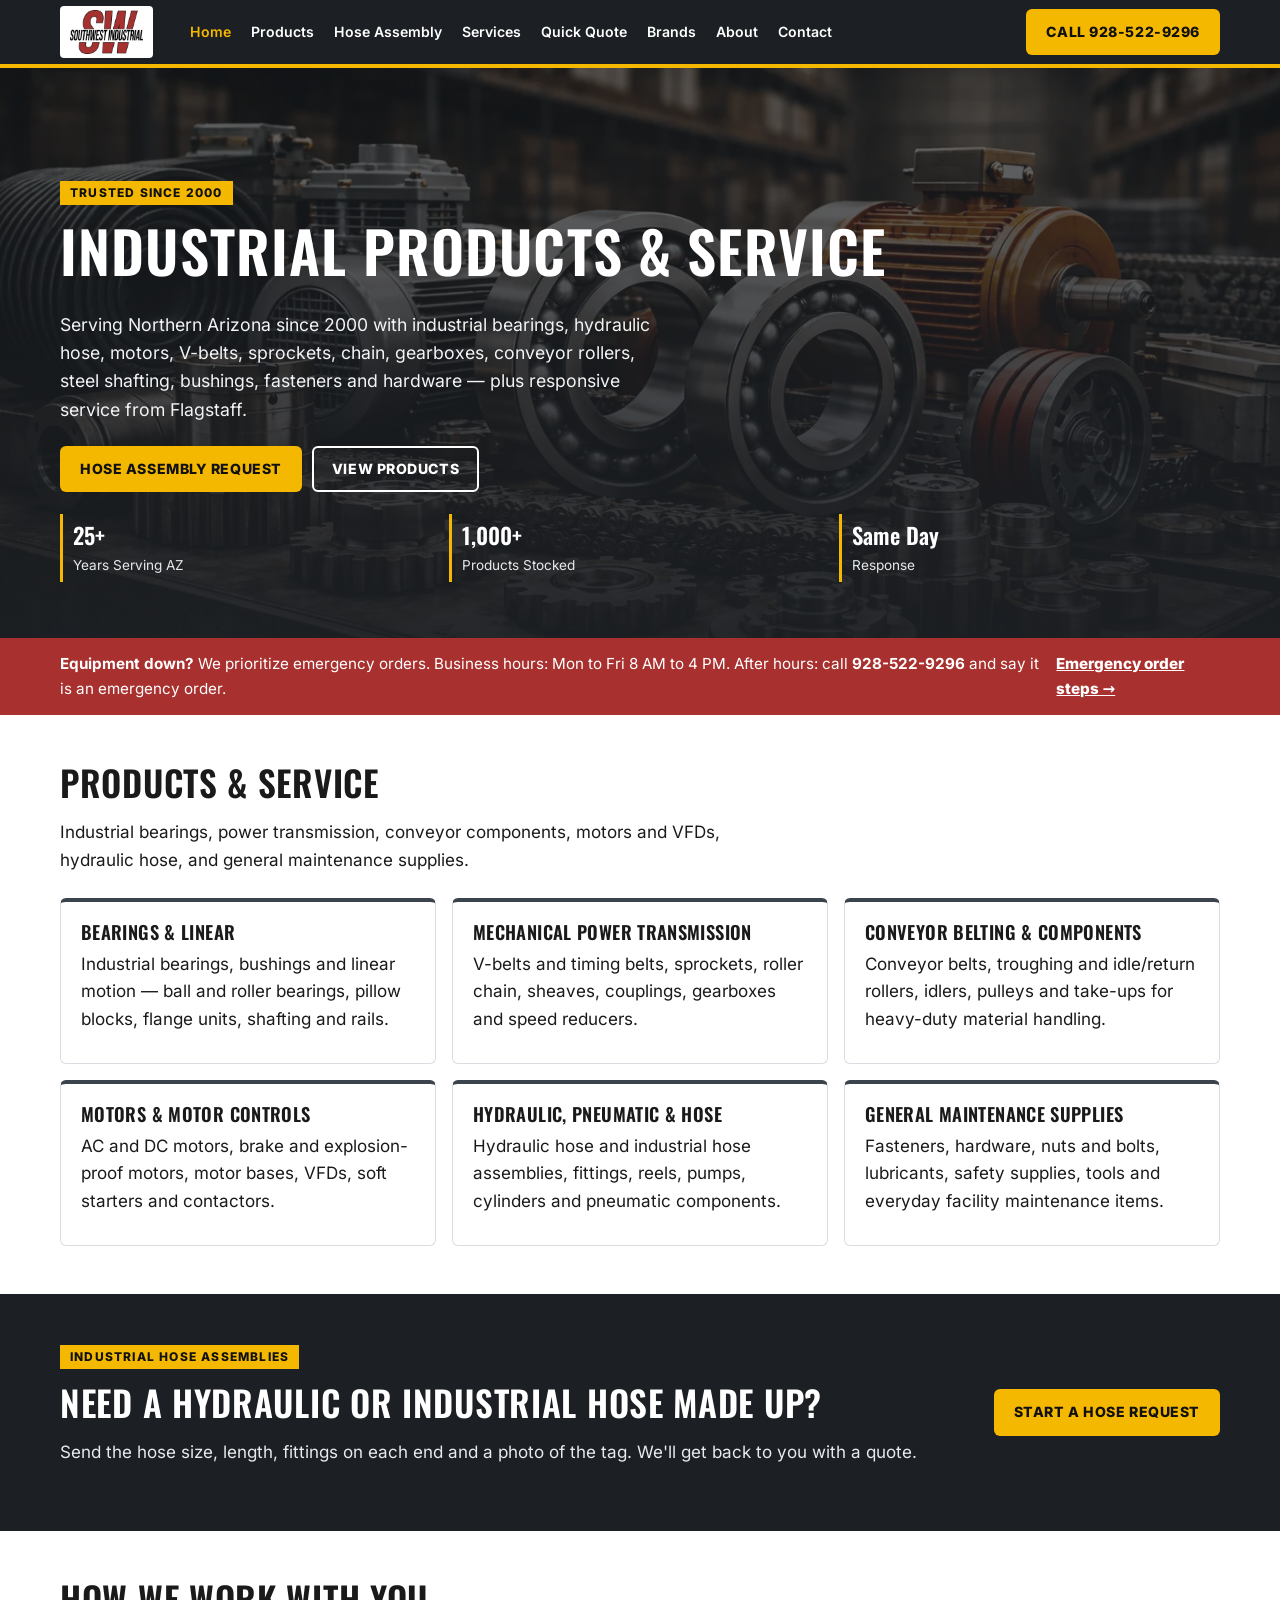
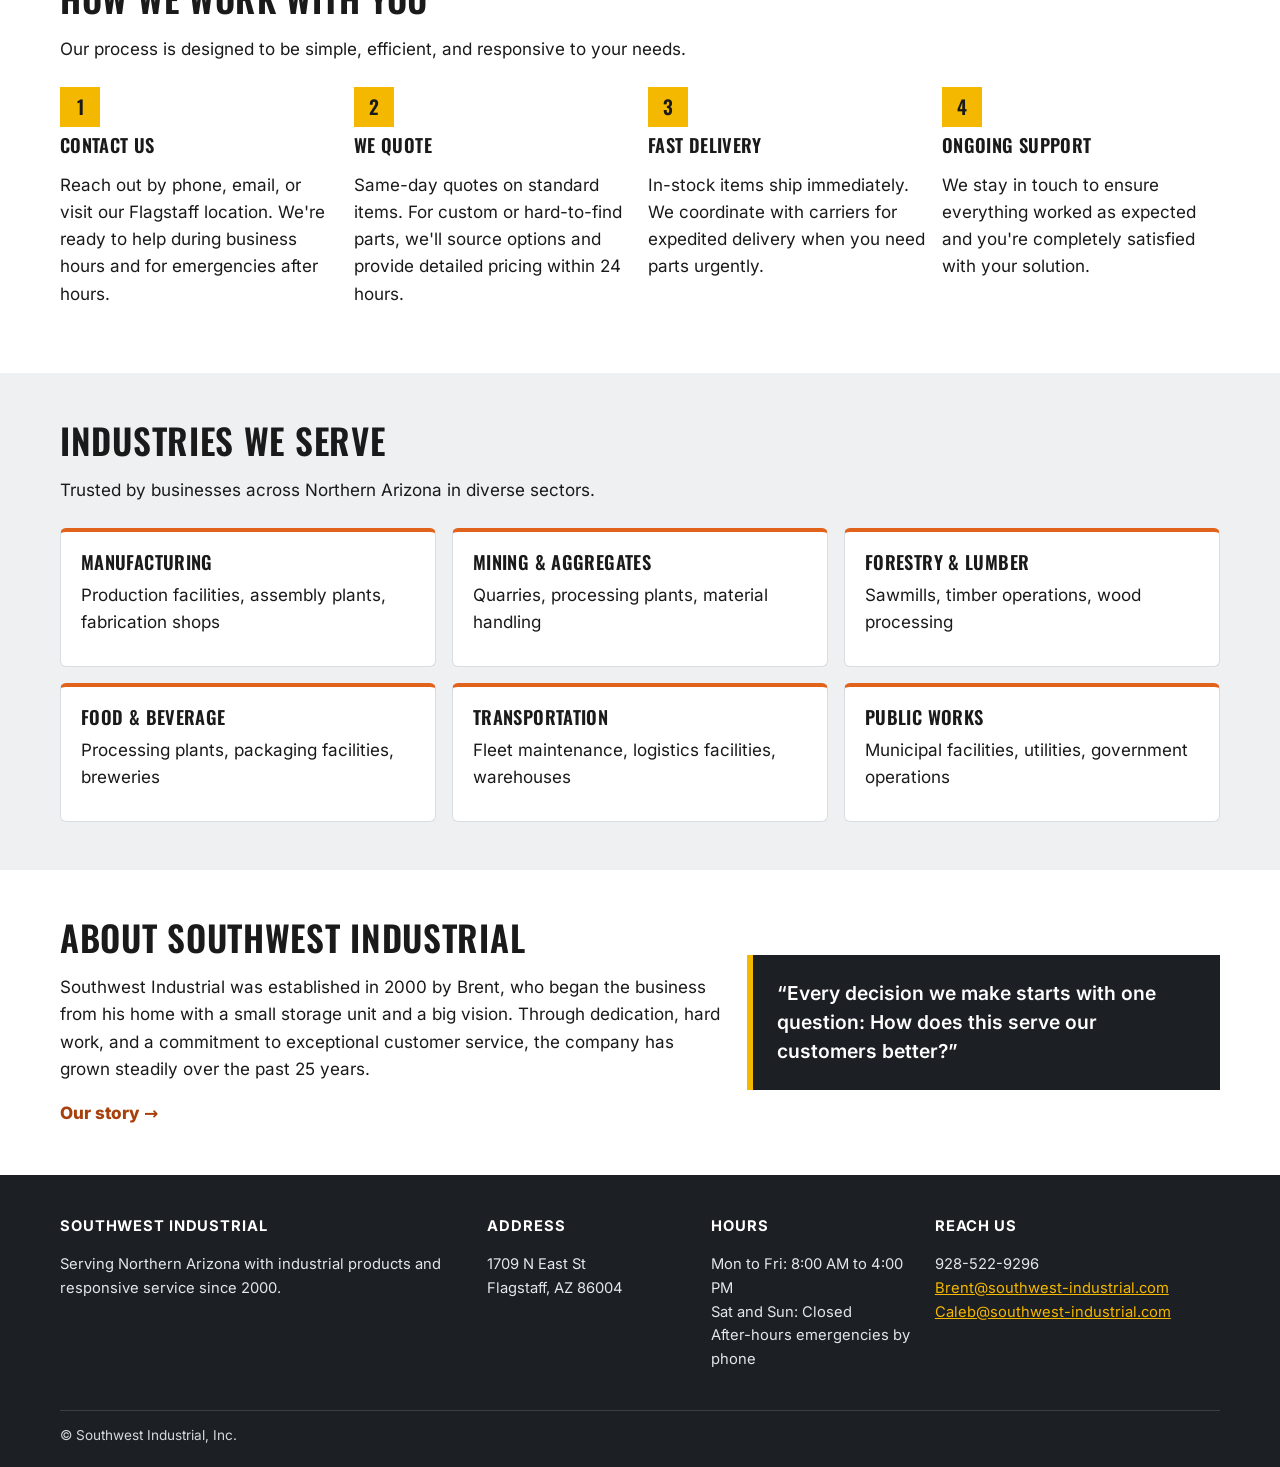
<file: index.html>
<!doctype html><html lang="en"><head><meta charset="utf-8"><meta http-equiv="Content-Security-Policy" content="default-src 'self'; script-src 'self' https://challenges.cloudflare.com https://static.cloudflareinsights.com https://maps.googleapis.com https://maps.gstatic.com; frame-src https://challenges.cloudflare.com https://www.google.com; style-src 'self' https://fonts.googleapis.com; font-src 'self' https://fonts.gstatic.com; img-src 'self' data: https://maps.googleapis.com https://maps.gstatic.com; connect-src 'self' https://swi-contact.stellartimelock.workers.dev https://cloudflareinsights.com https://maps.googleapis.com; object-src 'none'; base-uri 'self'; form-action 'self'; upgrade-insecure-requests"><meta name="viewport" content="width=device-width,initial-scale=1">
<title>Southwest Industrial | Bearings, Hose, Motors &amp; Power Transmission | Flagstaff AZ</title><meta name="description" content="Industrial bearings, hydraulic hose, motors, V-belts, sprockets, chain, gearboxes, conveyor rollers, steel shafting, bushings, fasteners and hardware in Flagstaff, Northern Arizona. Call 928-522-9296."><link rel="canonical" href="https://southwest-industrial.com/"><meta property="og:url" content="https://southwest-industrial.com/"><meta property="og:type" content="website"><meta property="og:title" content="Southwest Industrial | Bearings, Hose, Motors &amp; Power Transmission | Flagstaff AZ"><meta property="og:description" content="Industrial bearings, hydraulic hose, motors, V-belts, sprockets, chain, gearboxes, conveyor rollers, steel shafting, bushings, fasteners and hardware in Flagstaff, Northern Arizona. Call 928-522-9296."><meta property="og:image" content="https://southwest-industrial.com/assets/hero-1400.jpg">
<link rel="icon" href="favicon.ico" sizes="any"><link rel="icon" type="image/png" href="favicon-32.png"><link rel="apple-touch-icon" href="assets/apple-touch-icon.png"><meta name="theme-color" content="#1c1f23">
<link rel="preload" href="assets/fonts/inter-latin.woff2" as="font" type="font/woff2" crossorigin><link rel="preload" href="assets/fonts/oswald-latin.woff2" as="font" type="font/woff2" crossorigin><link rel="stylesheet" href="style.css?v=202610231150"><script type="application/ld+json">{"@context": "https://schema.org", "@type": "LocalBusiness", "name": "Southwest Industrial", "description": "Industrial products and responsive service serving Northern Arizona since 2000.", "telephone": "+1-928-522-9296", "email": "Brent@southwest-industrial.com", "foundingDate": "2000", "founder": {"@type": "Person", "name": "Brent"}, "url": "https://southwest-industrial.com/", "image": "https://southwest-industrial.com/assets/hero-1400.jpg", "logo": "https://southwest-industrial.com/assets/logo.png", "address": {"@type": "PostalAddress", "streetAddress": "1709 N East St", "addressLocality": "Flagstaff", "addressRegion": "AZ", "postalCode": "86004", "addressCountry": "US"}, "openingHoursSpecification": [{"@type": "OpeningHoursSpecification", "dayOfWeek": ["Monday", "Tuesday", "Wednesday", "Thursday", "Friday"], "opens": "08:00", "closes": "16:00"}], "areaServed": "Northern Arizona"}</script></head><body>
<header class="hdr"><div class="wrap hdr-in"><a class="brand" href="index.html"><img src="assets/logo.webp" width="440" height="264" alt="Southwest Industrial logo"></a>
<nav class="nav" id="nav"><a href="index.html" aria-current="page">Home</a><a href="products.html">Products</a><a href="hose-assembly.html">Hose Assembly</a><a href="services.html">Services</a><a href="quote.html">Quick Quote</a><a href="brands.html">Brands</a><a href="about.html">About</a><a href="contact.html">Contact</a></nav>
<div class="hdr-cta"><a class="btn btn-y" href="tel:19285229296">Call 928-522-9296</a></div>
<button class="menu" aria-label="Toggle menu" aria-expanded="false" aria-controls="nav"><span></span><span></span><span></span></button></div></header>
<main><section class="hero"><picture><source type="image/webp" srcset="assets/hero-768.webp 768w, assets/hero-1400.webp 1400w" sizes="100vw"><img src="assets/hero-1400.jpg" srcset="assets/hero-768.jpg 768w, assets/hero-1400.jpg 1400w" sizes="100vw" width="1400" height="933" alt="Industrial equipment and components" fetchpriority="high"></picture>
<div class="wrap hero-in"><span class="kick">Trusted Since 2000</span><h1>Industrial Products &amp; Service</h1><p>Serving Northern Arizona since 2000 with industrial bearings, hydraulic hose, motors, V-belts, sprockets, chain, gearboxes, conveyor rollers, steel shafting, bushings, fasteners and hardware — plus responsive service from Flagstaff.</p>
<div class="cta"><a class="btn btn-y" href="hose-assembly.html">Hose Assembly Request</a><a class="btn btn-g" href="products.html">View Products</a></div>
<div class="stats"><div><b>25+</b><span>Years Serving AZ</span></div><div><b>1,000+</b><span>Products Stocked</span></div><div><b>Same Day</b><span>Response</span></div></div></div></section>
<section class="emerg" id="emergency"><div class="wrap emerg-in"><div><strong>Equipment down?</strong> We prioritize emergency orders. Business hours: Mon to Fri 8 AM to 4 PM. After hours: call <strong>928-522-9296</strong> and say it is an emergency order.</div><a class="emerg-link" href="contact.html#emergency">Emergency order steps &rarr;</a></div></section>
<section class="sec"><div class="wrap"><div class="head"><h2>Products &amp; Service</h2><p>Industrial bearings, power transmission, conveyor components, motors and VFDs, hydraulic hose, and general maintenance supplies.</p></div><div class="grid g3"><a class="card" href="products.html#c0"><h3>Bearings &amp; Linear</h3><p>Industrial bearings, bushings and linear motion — ball and roller bearings, pillow blocks, flange units, shafting and rails.</p></a><a class="card" href="products.html#c1"><h3>Mechanical Power Transmission</h3><p>V-belts and timing belts, sprockets, roller chain, sheaves, couplings, gearboxes and speed reducers.</p></a><a class="card" href="products.html#c2"><h3>Conveyor Belting &amp; Components</h3><p>Conveyor belts, troughing and idle/return rollers, idlers, pulleys and take-ups for heavy-duty material handling.</p></a><a class="card" href="products.html#c3"><h3>Motors &amp; Motor Controls</h3><p>AC and DC motors, brake and explosion-proof motors, motor bases, VFDs, soft starters and contactors.</p></a><a class="card" href="products.html#c4"><h3>Hydraulic, Pneumatic &amp; Hose</h3><p>Hydraulic hose and industrial hose assemblies, fittings, reels, pumps, cylinders and pneumatic components.</p></a><a class="card" href="products.html#c5"><h3>General Maintenance Supplies</h3><p>Fasteners, hardware, nuts and bolts, lubricants, safety supplies, tools and everyday facility maintenance items.</p></a></div></div></section>
<section class="sec band"><div class="wrap band-in"><div><span class="kick">Industrial hose assemblies</span><h2>Need a hydraulic or industrial hose made up?</h2><p>Send the hose size, length, fittings on each end and a photo of the tag. We'll get back to you with a quote.</p></div><a class="btn btn-y" href="hose-assembly.html">Start a Hose Request</a></div></section>
<section class="sec"><div class="wrap"><div class="head"><h2>How We Work With You</h2><p>Our process is designed to be simple, efficient, and responsive to your needs.</p></div><div class="grid g4 steps">
<div><b>1</b><h3>Contact Us</h3><p>Reach out by phone, email, or visit our Flagstaff location. We're ready to help during business hours and for emergencies after hours.</p></div>
<div><b>2</b><h3>We Quote</h3><p>Same-day quotes on standard items. For custom or hard-to-find parts, we'll source options and provide detailed pricing within 24 hours.</p></div>
<div><b>3</b><h3>Fast Delivery</h3><p>In-stock items ship immediately. We coordinate with carriers for expedited delivery when you need parts urgently.</p></div>
<div><b>4</b><h3>Ongoing Support</h3><p>We stay in touch to ensure everything worked as expected and you're completely satisfied with your solution.</p></div></div></div></section>
<section class="sec alt"><div class="wrap"><div class="head"><h2>Industries We Serve</h2><p>Trusted by businesses across Northern Arizona in diverse sectors.</p></div><div class="grid g3"><div class="ind"><h3>Manufacturing</h3><p>Production facilities, assembly plants, fabrication shops</p></div><div class="ind"><h3>Mining &amp; Aggregates</h3><p>Quarries, processing plants, material handling</p></div><div class="ind"><h3>Forestry &amp; Lumber</h3><p>Sawmills, timber operations, wood processing</p></div><div class="ind"><h3>Food &amp; Beverage</h3><p>Processing plants, packaging facilities, breweries</p></div><div class="ind"><h3>Transportation</h3><p>Fleet maintenance, logistics facilities, warehouses</p></div><div class="ind"><h3>Public Works</h3><p>Municipal facilities, utilities, government operations</p></div></div></div></section>
<section class="sec"><div class="wrap about-teaser"><div><h2>About Southwest Industrial</h2><p>Southwest Industrial was established in 2000 by Brent, who began the business from his home with a small storage unit and a big vision. Through dedication, hard work, and a commitment to exceptional customer service, the company has grown steadily over the past 25 years.</p><a class="link" href="about.html">Our story &rarr;</a></div>
<blockquote>&ldquo;Every decision we make starts with one question: How does this serve our customers better?&rdquo;</blockquote></div></section></main>
<footer class="ftr"><div class="wrap ftr-grid"><div><strong>Southwest Industrial</strong><p>Serving Northern Arizona with industrial products and responsive service since 2000.</p></div>
<div><strong>Address</strong><p>1709 N East St<br>Flagstaff, AZ 86004</p></div><div><strong>Hours</strong><p>Mon to Fri: 8:00 AM to 4:00 PM<br>Sat and Sun: Closed<br>After-hours emergencies by phone</p></div>
<div><strong>Reach us</strong><p>928-522-9296<br><a href="mailto:Brent@southwest-industrial.com">Brent@southwest-industrial.com</a><br><a href="mailto:Caleb@southwest-industrial.com">Caleb@southwest-industrial.com</a></p></div></div>
<div class="wrap ftr-base">&copy; Southwest Industrial, Inc. </div></footer>
<div class="sticky" id="sticky"><a class="btn btn-y" href="tel:19285229296">Call Now: 928-522-9296</a></div>
<script src="main.js?v=202610231150" defer></script><script defer src="https://static.cloudflareinsights.com/beacon.min.js/vce701823e78c4301a35b7e07294d87301792088814092" integrity="sha512-UKNk8GbxkABxKcXYuLkO16EleLGUkcvJWtpSNmExE0Too3ZaFAxTscNWEc1OdAv5/BikHawapSCaiD2XCmp+Bw==" crossorigin="anonymous" data-cf-beacon='{"token":"66372faf2f014e2a80ebbb38c5d22c35"}'></script></body></html>
</file>
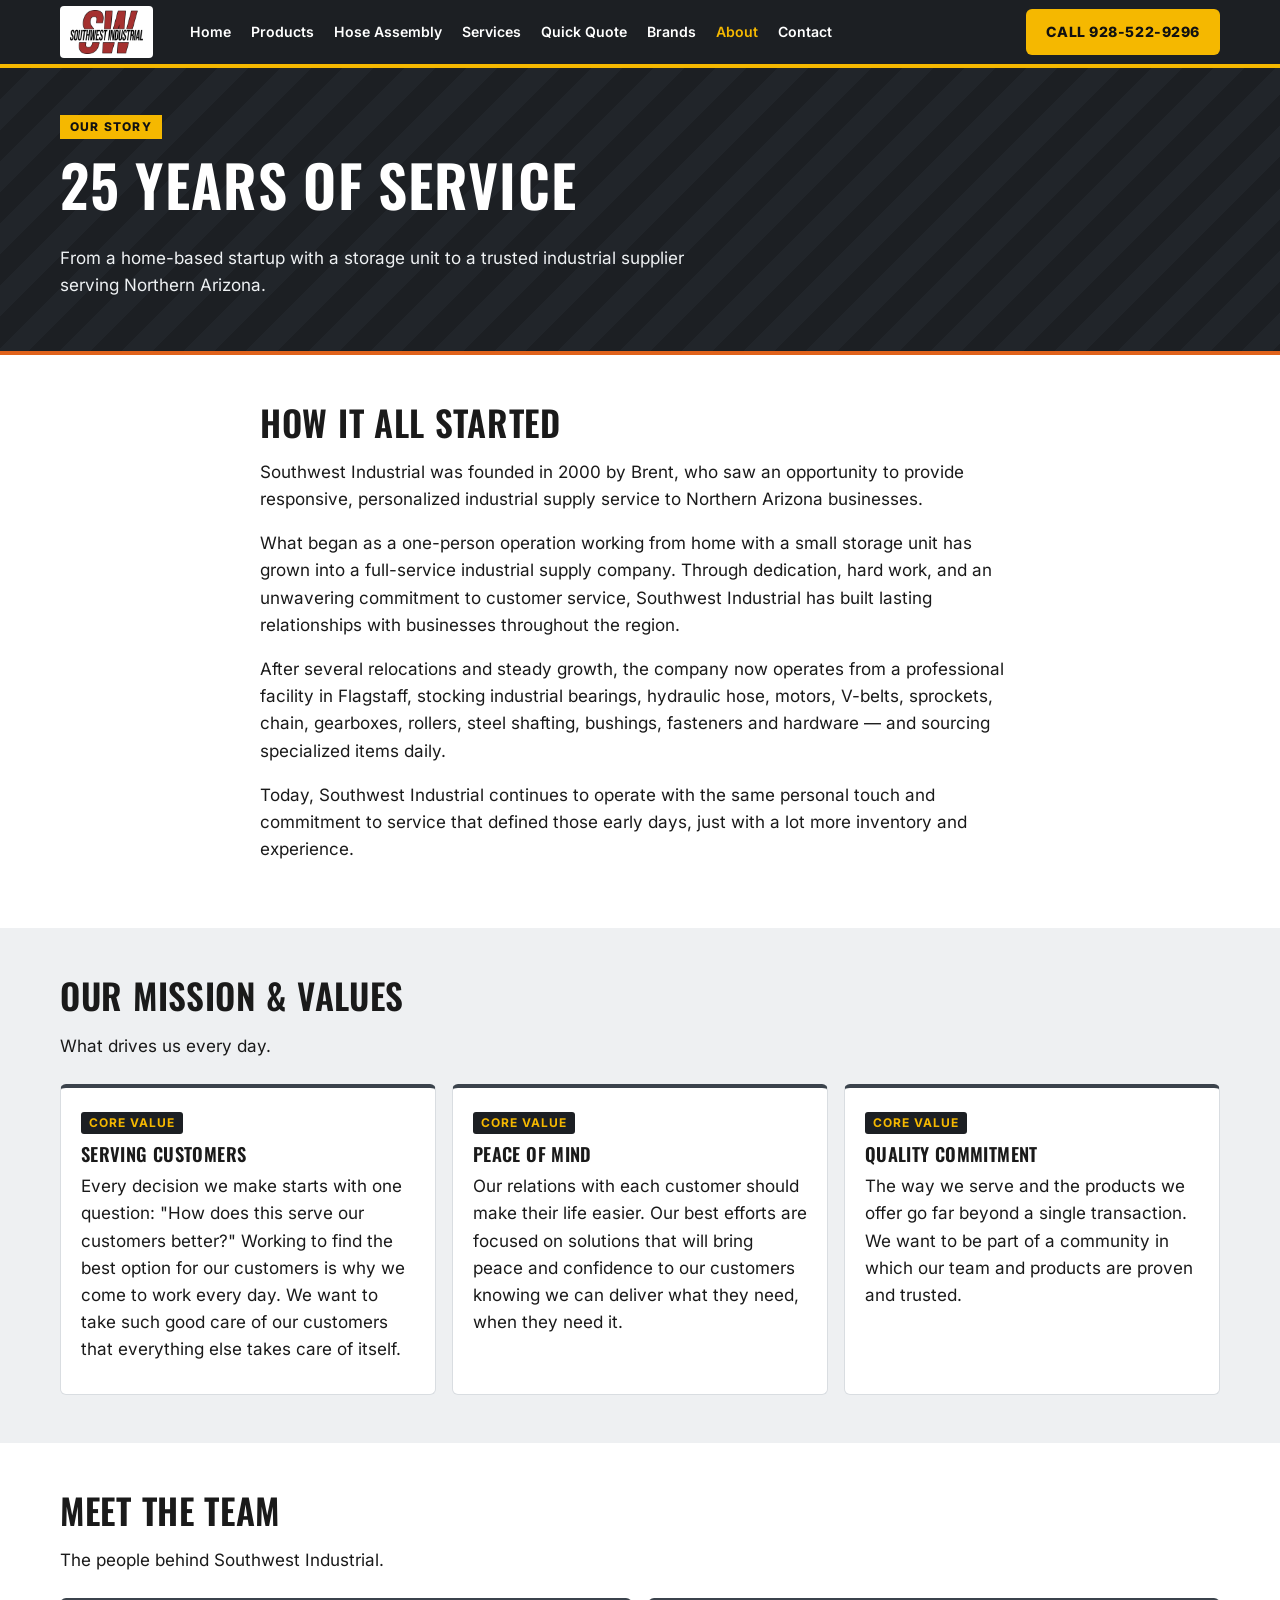
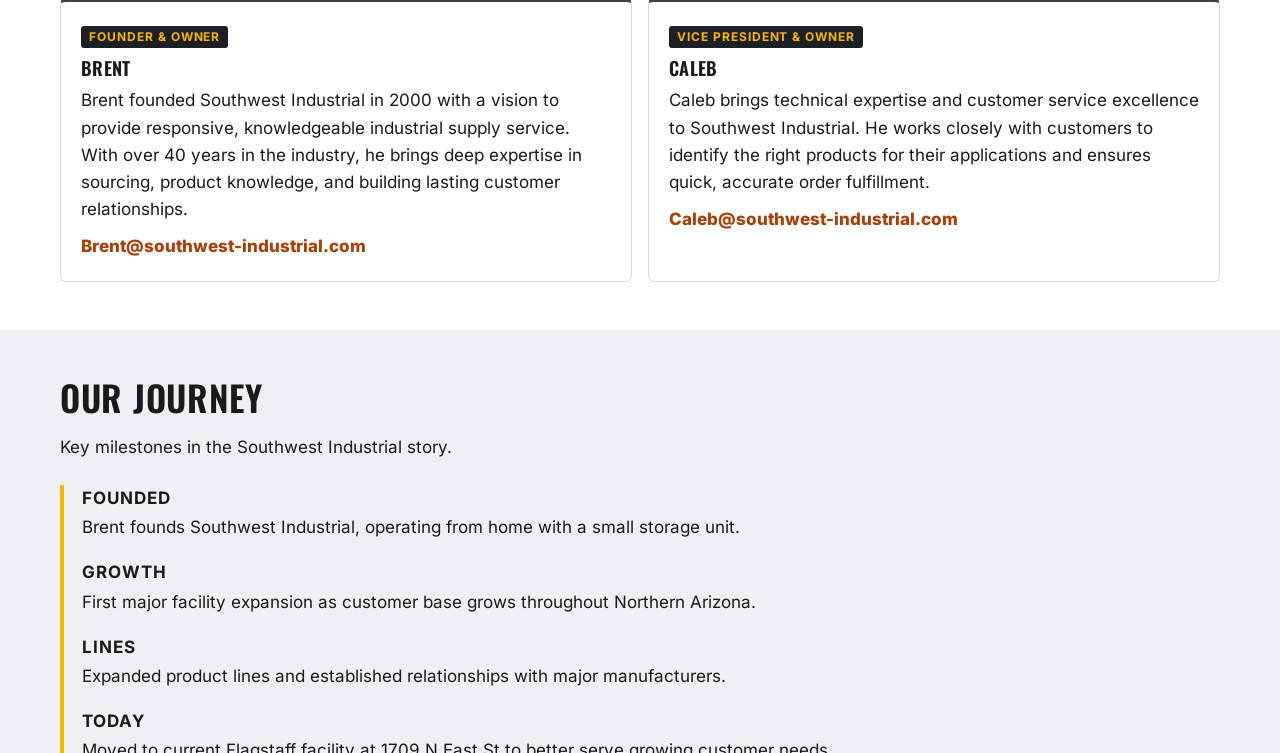
<file: about/index.html>
<!doctype html><html lang="en"><head><meta charset="utf-8"><meta http-equiv="Content-Security-Policy" content="default-src 'self'; script-src 'self' https://challenges.cloudflare.com https://static.cloudflareinsights.com https://maps.googleapis.com https://maps.gstatic.com; frame-src https://challenges.cloudflare.com https://www.google.com; style-src 'self' https://fonts.googleapis.com; font-src 'self' https://fonts.gstatic.com; img-src 'self' data: https://maps.googleapis.com https://maps.gstatic.com; connect-src 'self' https://swi-contact.stellartimelock.workers.dev https://cloudflareinsights.com https://maps.googleapis.com; object-src 'none'; base-uri 'self'; form-action 'self'; upgrade-insecure-requests"><title>Redirecting to About | Southwest Industrial</title><link rel="canonical" href="https://southwest-industrial.com/about.html"><meta name="robots" content="noindex,follow"><meta http-equiv="refresh" content="0; url=../about.html"><script>location.replace("../about.html"+location.search+location.hash)</script></head><body><p>This page has moved to <a href="../about.html">About</a>.</p><script defer src="https://static.cloudflareinsights.com/beacon.min.js/vce701823e78c4301a35b7e07294d87301792088814092" integrity="sha512-UKNk8GbxkABxKcXYuLkO16EleLGUkcvJWtpSNmExE0Too3ZaFAxTscNWEc1OdAv5/BikHawapSCaiD2XCmp+Bw==" crossorigin="anonymous" data-cf-beacon='{"token":"66372faf2f014e2a80ebbb38c5d22c35"}'></script></body></html>
</file>
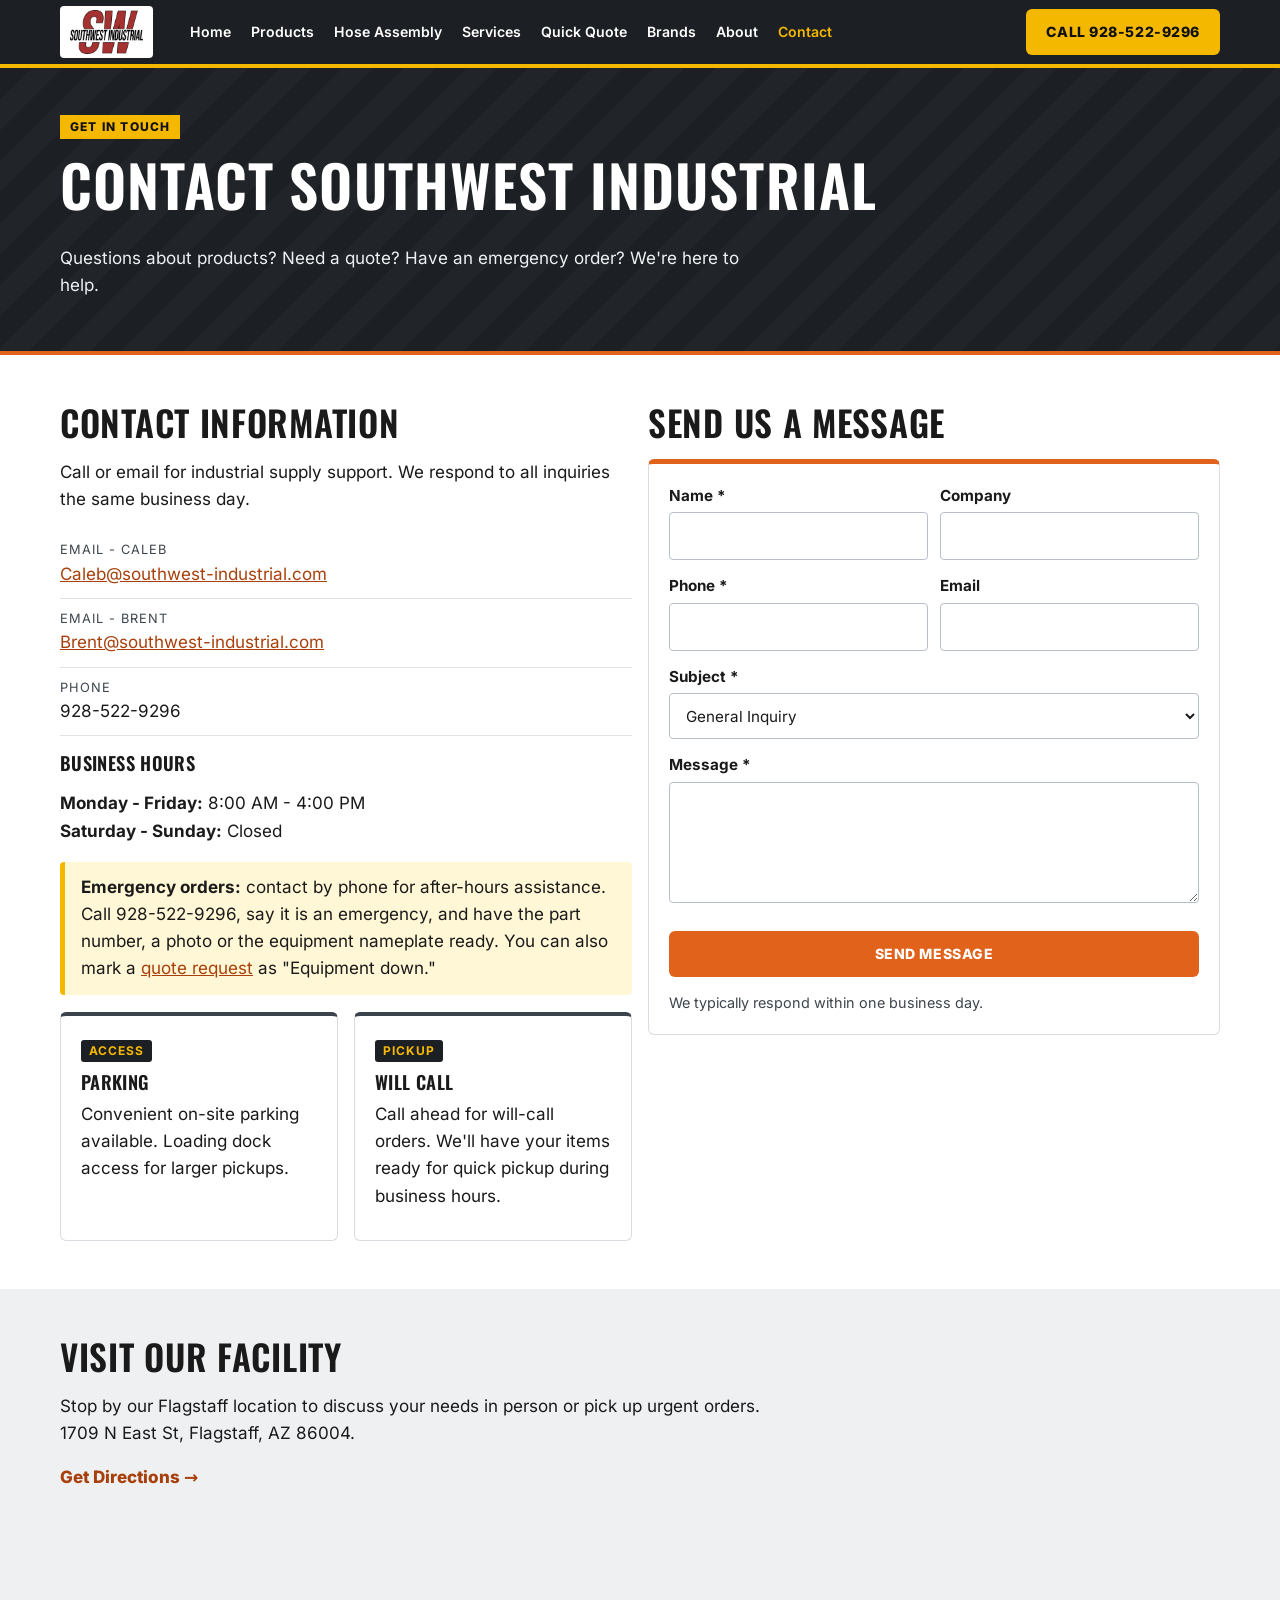
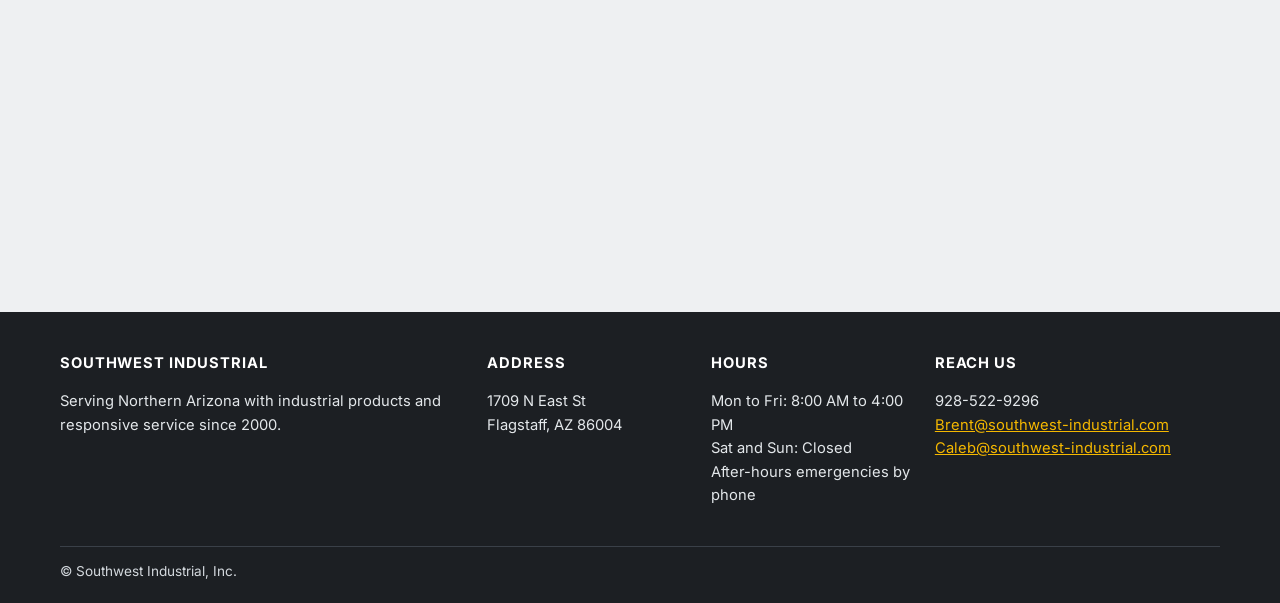
<file: contact/index.html>
<!doctype html><html lang="en"><head><meta charset="utf-8"><meta http-equiv="Content-Security-Policy" content="default-src 'self'; script-src 'self' https://challenges.cloudflare.com https://static.cloudflareinsights.com https://maps.googleapis.com https://maps.gstatic.com; frame-src https://challenges.cloudflare.com https://www.google.com; style-src 'self' https://fonts.googleapis.com; font-src 'self' https://fonts.gstatic.com; img-src 'self' data: https://maps.googleapis.com https://maps.gstatic.com; connect-src 'self' https://swi-contact.stellartimelock.workers.dev https://cloudflareinsights.com https://maps.googleapis.com; object-src 'none'; base-uri 'self'; form-action 'self'; upgrade-insecure-requests"><title>Redirecting to Contact | Southwest Industrial</title><link rel="canonical" href="https://southwest-industrial.com/contact.html"><meta name="robots" content="noindex,follow"><meta http-equiv="refresh" content="0; url=../contact.html"><script>location.replace("../contact.html"+location.search+location.hash)</script></head><body><p>This page has moved to <a href="../contact.html">Contact</a>.</p><script defer src="https://static.cloudflareinsights.com/beacon.min.js/vce701823e78c4301a35b7e07294d87301792088814092" integrity="sha512-UKNk8GbxkABxKcXYuLkO16EleLGUkcvJWtpSNmExE0Too3ZaFAxTscNWEc1OdAv5/BikHawapSCaiD2XCmp+Bw==" crossorigin="anonymous" data-cf-beacon='{"token":"66372faf2f014e2a80ebbb38c5d22c35"}'></script></body></html>
</file>
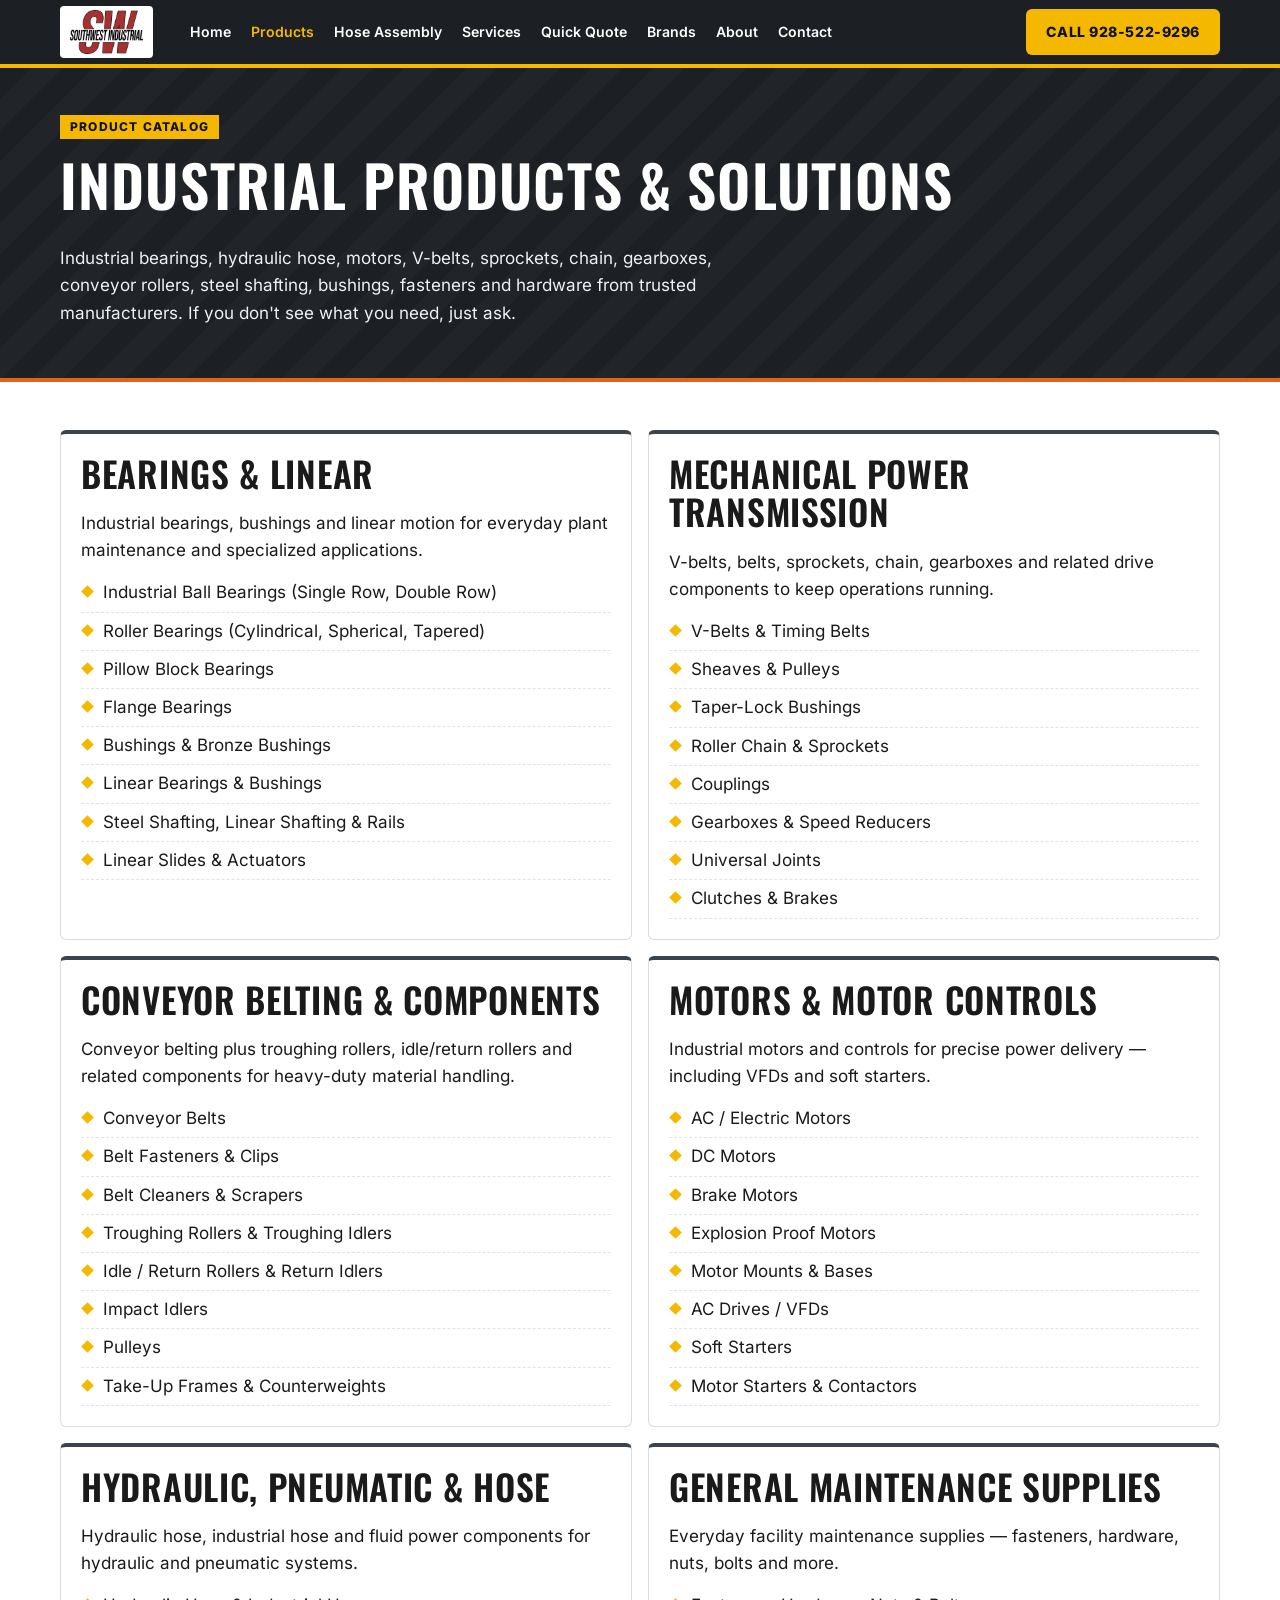
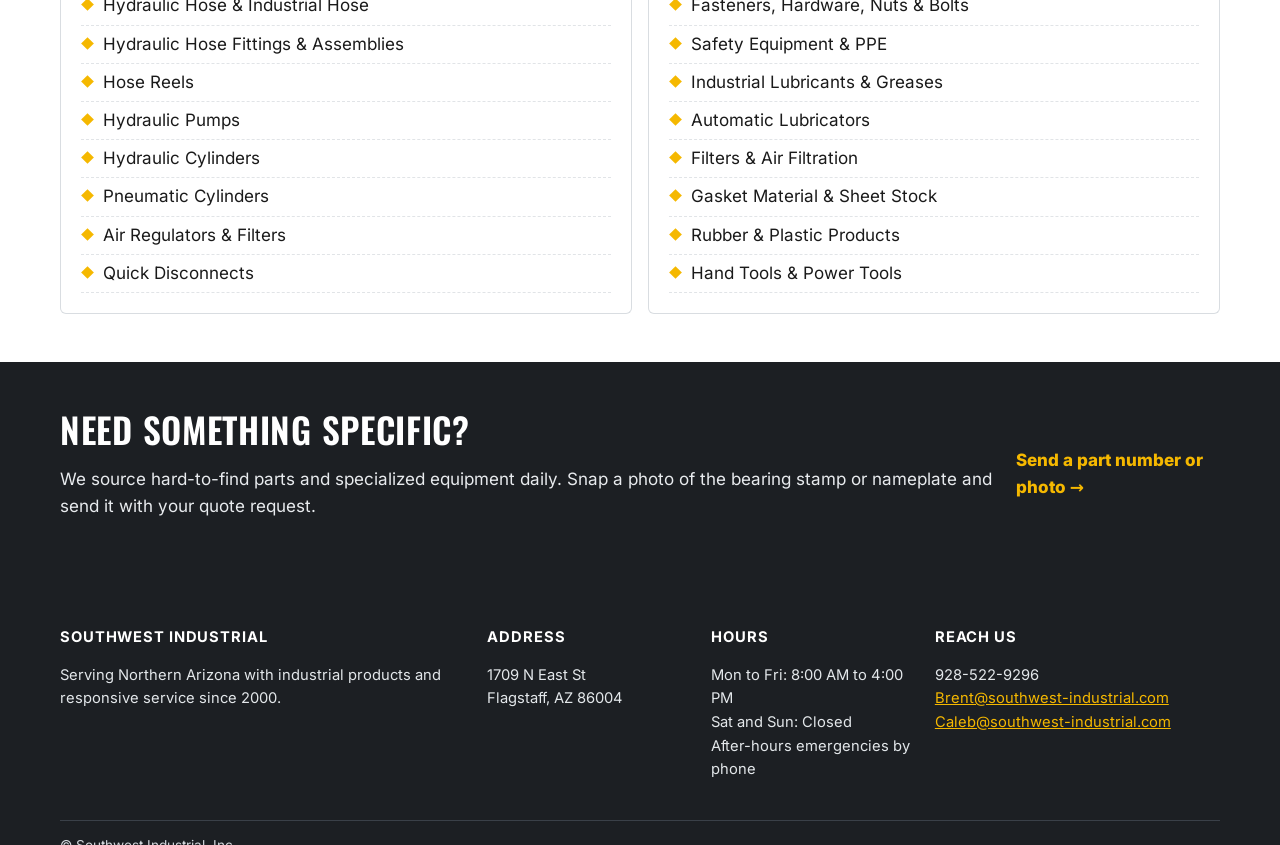
<file: products/index.html>
<!doctype html><html lang="en"><head><meta charset="utf-8"><meta http-equiv="Content-Security-Policy" content="default-src 'self'; script-src 'self' https://challenges.cloudflare.com https://static.cloudflareinsights.com https://maps.googleapis.com https://maps.gstatic.com; frame-src https://challenges.cloudflare.com https://www.google.com; style-src 'self' https://fonts.googleapis.com; font-src 'self' https://fonts.gstatic.com; img-src 'self' data: https://maps.googleapis.com https://maps.gstatic.com; connect-src 'self' https://swi-contact.stellartimelock.workers.dev https://cloudflareinsights.com https://maps.googleapis.com; object-src 'none'; base-uri 'self'; form-action 'self'; upgrade-insecure-requests"><title>Redirecting to Products | Southwest Industrial</title><link rel="canonical" href="https://southwest-industrial.com/products.html"><meta name="robots" content="noindex,follow"><meta http-equiv="refresh" content="0; url=../products.html"><script>location.replace("../products.html"+location.search+location.hash)</script></head><body><p>This page has moved to <a href="../products.html">Products</a>.</p><script defer src="https://static.cloudflareinsights.com/beacon.min.js/vce701823e78c4301a35b7e07294d87301792088814092" integrity="sha512-UKNk8GbxkABxKcXYuLkO16EleLGUkcvJWtpSNmExE0Too3ZaFAxTscNWEc1OdAv5/BikHawapSCaiD2XCmp+Bw==" crossorigin="anonymous" data-cf-beacon='{"token":"66372faf2f014e2a80ebbb38c5d22c35"}'></script></body></html>
</file>
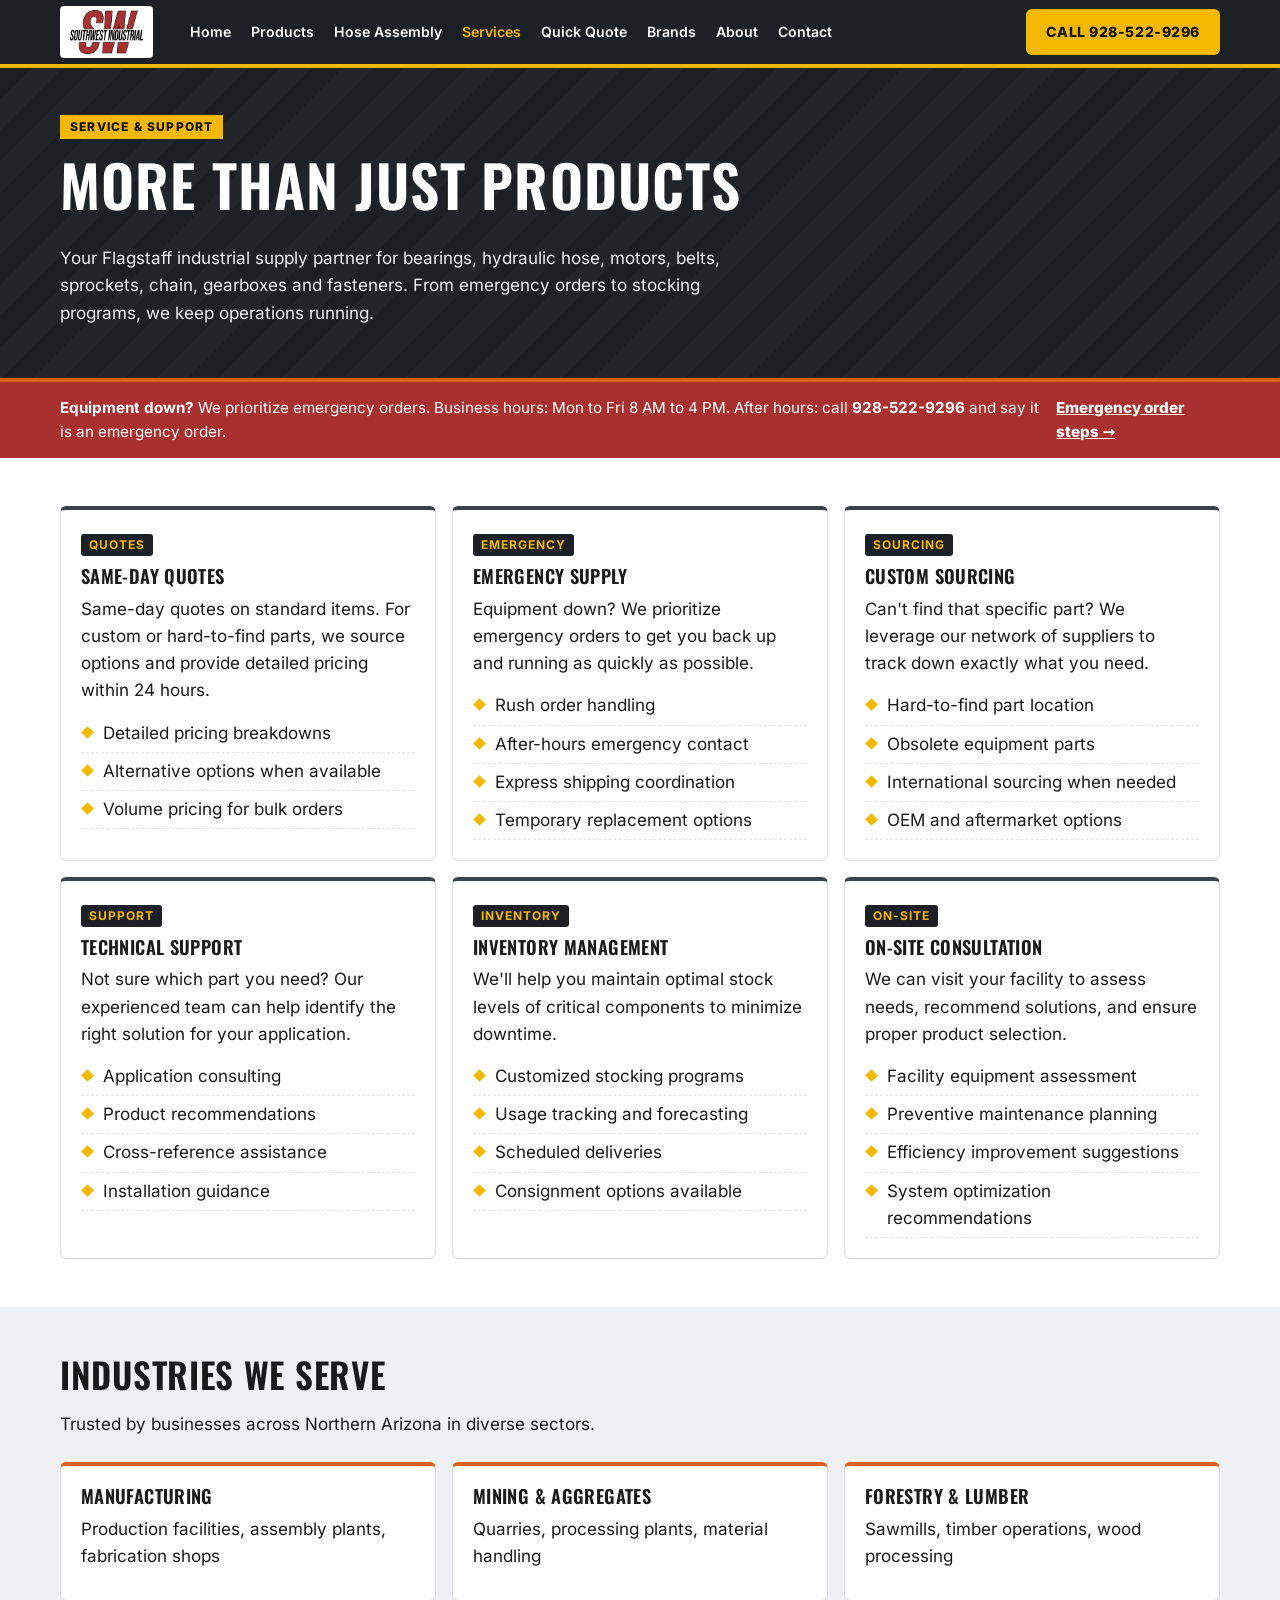
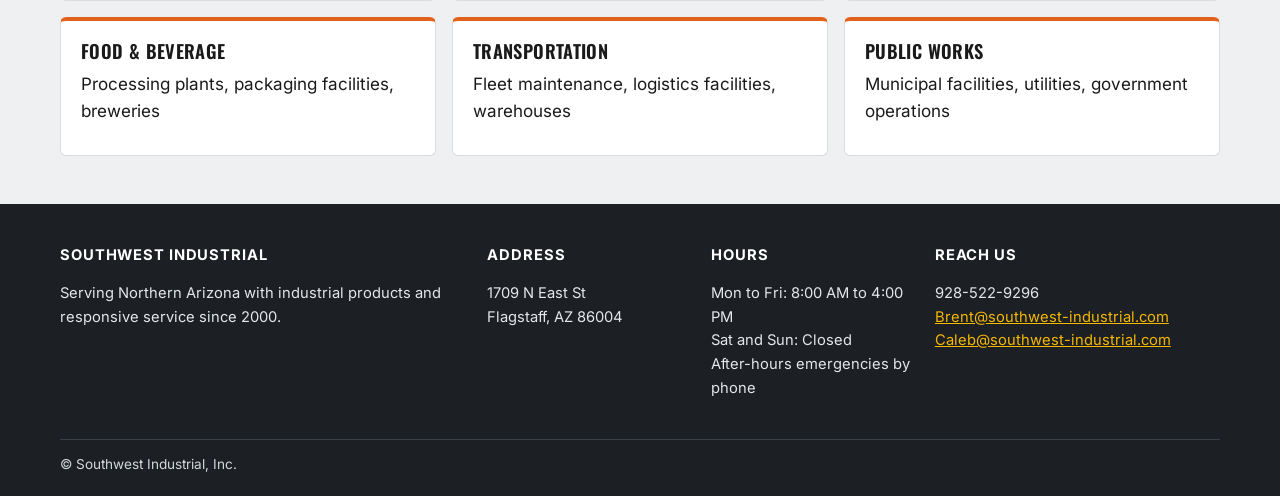
<file: services/index.html>
<!doctype html><html lang="en"><head><meta charset="utf-8"><meta http-equiv="Content-Security-Policy" content="default-src 'self'; script-src 'self' https://challenges.cloudflare.com https://static.cloudflareinsights.com https://maps.googleapis.com https://maps.gstatic.com; frame-src https://challenges.cloudflare.com https://www.google.com; style-src 'self' https://fonts.googleapis.com; font-src 'self' https://fonts.gstatic.com; img-src 'self' data: https://maps.googleapis.com https://maps.gstatic.com; connect-src 'self' https://swi-contact.stellartimelock.workers.dev https://cloudflareinsights.com https://maps.googleapis.com; object-src 'none'; base-uri 'self'; form-action 'self'; upgrade-insecure-requests"><title>Redirecting to Services | Southwest Industrial</title><link rel="canonical" href="https://southwest-industrial.com/services.html"><meta name="robots" content="noindex,follow"><meta http-equiv="refresh" content="0; url=../services.html"><script>location.replace("../services.html"+location.search+location.hash)</script></head><body><p>This page has moved to <a href="../services.html">Services</a>.</p><script defer src="https://static.cloudflareinsights.com/beacon.min.js/vce701823e78c4301a35b7e07294d87301792088814092" integrity="sha512-UKNk8GbxkABxKcXYuLkO16EleLGUkcvJWtpSNmExE0Too3ZaFAxTscNWEc1OdAv5/BikHawapSCaiD2XCmp+Bw==" crossorigin="anonymous" data-cf-beacon='{"token":"66372faf2f014e2a80ebbb38c5d22c35"}'></script></body></html>
</file>
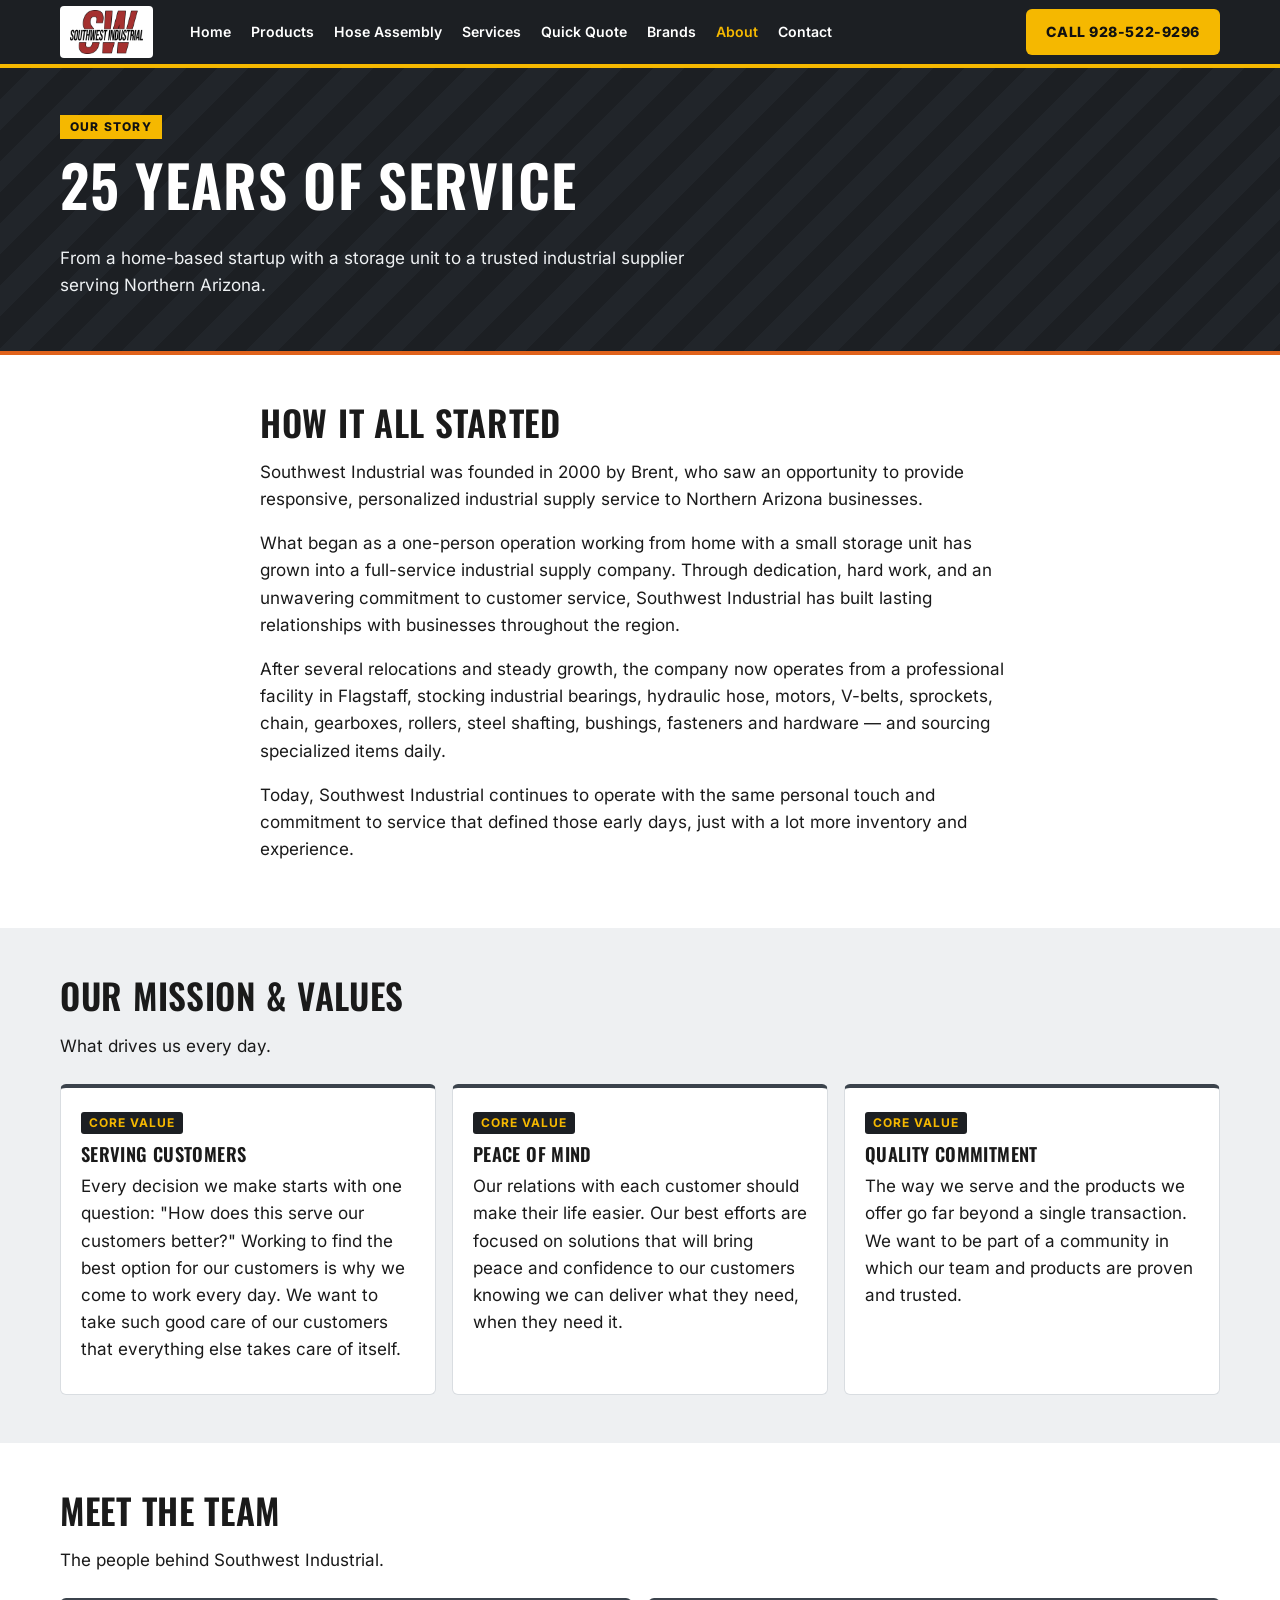
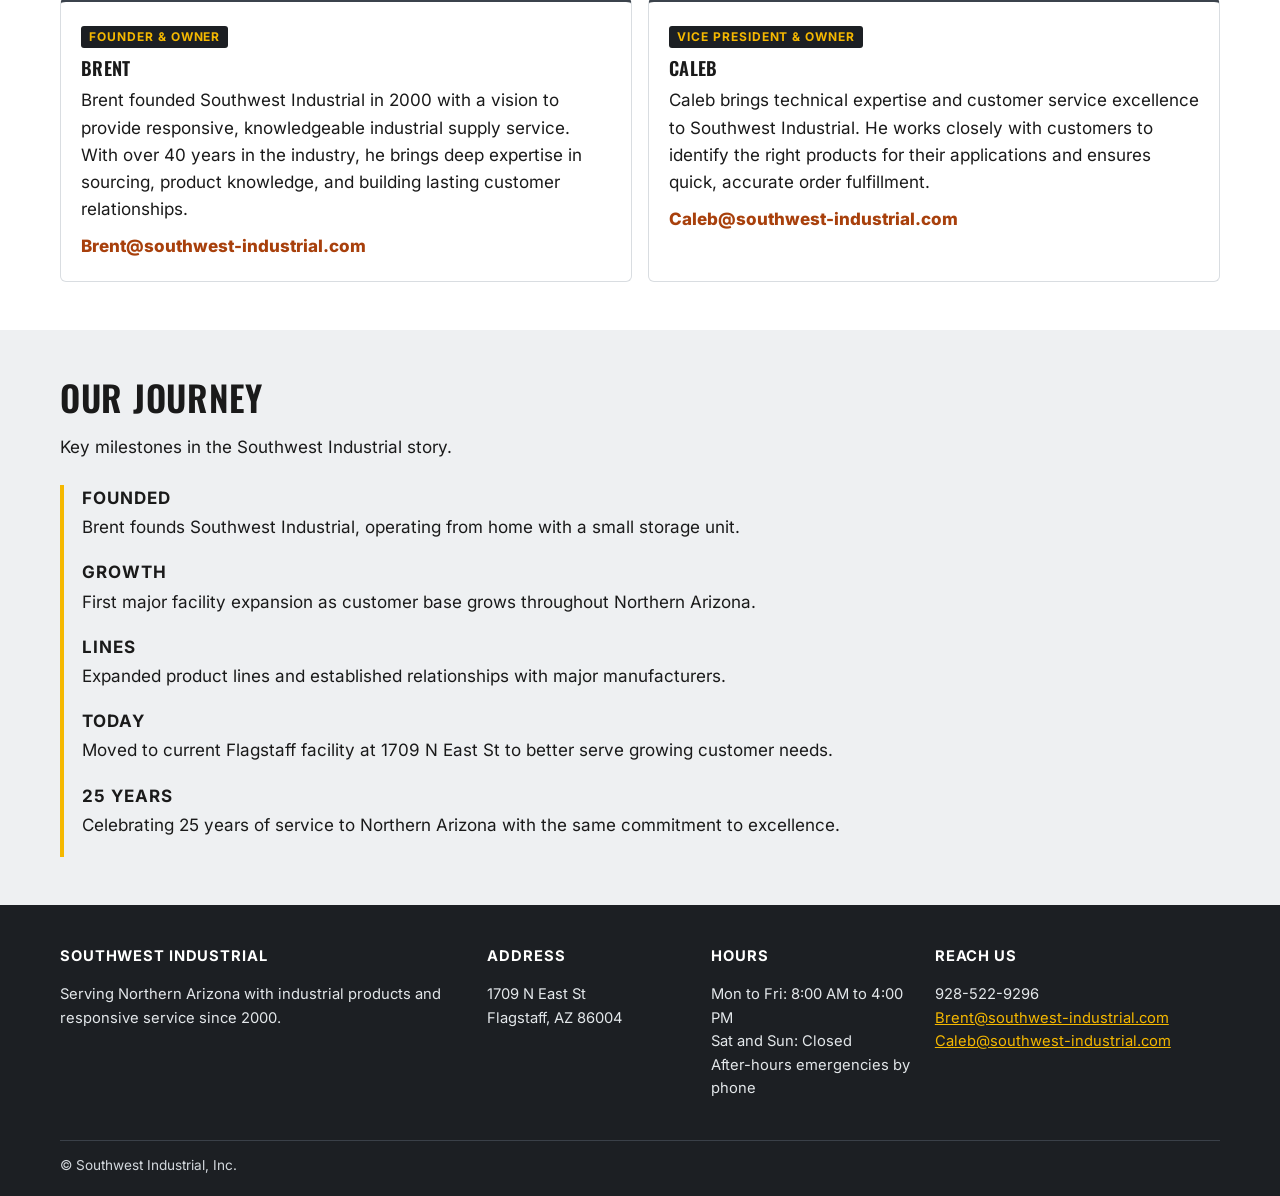
<file: about.html>
<!doctype html><html lang="en"><head><meta charset="utf-8"><meta http-equiv="Content-Security-Policy" content="default-src 'self'; script-src 'self' https://challenges.cloudflare.com https://static.cloudflareinsights.com https://maps.googleapis.com https://maps.gstatic.com; frame-src https://challenges.cloudflare.com https://www.google.com; style-src 'self' https://fonts.googleapis.com; font-src 'self' https://fonts.gstatic.com; img-src 'self' data: https://maps.googleapis.com https://maps.gstatic.com; connect-src 'self' https://swi-contact.stellartimelock.workers.dev https://cloudflareinsights.com https://maps.googleapis.com; object-src 'none'; base-uri 'self'; form-action 'self'; upgrade-insecure-requests"><meta name="viewport" content="width=device-width,initial-scale=1">
<title>About Us | 25 Years of Industrial Supply in Flagstaff | Southwest Industrial</title><meta name="description" content="Founded in 2000 by Brent, Southwest Industrial supplies bearings, hydraulic hose, motors, belts, sprockets, chain, gearboxes and fasteners across Northern Arizona. Meet Brent and Caleb."><link rel="canonical" href="https://southwest-industrial.com/about.html"><meta property="og:url" content="https://southwest-industrial.com/about.html"><meta property="og:type" content="website"><meta property="og:title" content="About Us | 25 Years of Industrial Supply in Flagstaff | Southwest Industrial"><meta property="og:description" content="Founded in 2000 by Brent, Southwest Industrial supplies bearings, hydraulic hose, motors, belts, sprockets, chain, gearboxes and fasteners across Northern Arizona. Meet Brent and Caleb."><meta property="og:image" content="https://southwest-industrial.com/assets/hero-1400.jpg">
<link rel="icon" href="favicon.ico" sizes="any"><link rel="icon" type="image/png" href="favicon-32.png"><link rel="apple-touch-icon" href="assets/apple-touch-icon.png"><meta name="theme-color" content="#1c1f23">
<link rel="preload" href="assets/fonts/inter-latin.woff2" as="font" type="font/woff2" crossorigin><link rel="preload" href="assets/fonts/oswald-latin.woff2" as="font" type="font/woff2" crossorigin><link rel="stylesheet" href="style.css?v=202610231150"></head><body>
<header class="hdr"><div class="wrap hdr-in"><a class="brand" href="index.html"><img src="assets/logo.webp" width="440" height="264" alt="Southwest Industrial logo"></a>
<nav class="nav" id="nav"><a href="index.html">Home</a><a href="products.html">Products</a><a href="hose-assembly.html">Hose Assembly</a><a href="services.html">Services</a><a href="quote.html">Quick Quote</a><a href="brands.html">Brands</a><a href="about.html" aria-current="page">About</a><a href="contact.html">Contact</a></nav>
<div class="hdr-cta"><a class="btn btn-y" href="tel:19285229296">Call 928-522-9296</a></div>
<button class="menu" aria-label="Toggle menu" aria-expanded="false" aria-controls="nav"><span></span><span></span><span></span></button></div></header>
<main><section class="phero"><div class="wrap"><span class="kick">Our Story</span><h1>25 Years of Service</h1><p>From a home-based startup with a storage unit to a trusted industrial supplier serving Northern Arizona.</p></div></section><section class="sec"><div class="wrap prose"><h2>How It All Started</h2><p>Southwest Industrial was founded in 2000 by Brent, who saw an opportunity to provide responsive, personalized industrial supply service to Northern Arizona businesses.</p><p>What began as a one-person operation working from home with a small storage unit has grown into a full-service industrial supply company. Through dedication, hard work, and an unwavering commitment to customer service, Southwest Industrial has built lasting relationships with businesses throughout the region.</p><p>After several relocations and steady growth, the company now operates from a professional facility in Flagstaff, stocking industrial bearings, hydraulic hose, motors, V-belts, sprockets, chain, gearboxes, rollers, steel shafting, bushings, fasteners and hardware — and sourcing specialized items daily.</p><p>Today, Southwest Industrial continues to operate with the same personal touch and commitment to service that defined those early days, just with a lot more inventory and experience.</p></div></section>
<section class="sec alt"><div class="wrap"><div class="head"><h2>Our Mission &amp; Values</h2><p>What drives us every day.</p></div><div class="grid g3">
<div class="card"><span class="chip">Core Value</span><h3>Serving Customers</h3><p>Every decision we make starts with one question: "How does this serve our customers better?" Working to find the best option for our customers is why we come to work every day. We want to take such good care of our customers that everything else takes care of itself.</p></div>
<div class="card"><span class="chip">Core Value</span><h3>Peace of Mind</h3><p>Our relations with each customer should make their life easier. Our best efforts are focused on solutions that will bring peace and confidence to our customers knowing we can deliver what they need, when they need it.</p></div>
<div class="card"><span class="chip">Core Value</span><h3>Quality Commitment</h3><p>The way we serve and the products we offer go far beyond a single transaction. We want to be part of a community in which our team and products are proven and trusted.</p></div></div></div></section>
<section class="sec"><div class="wrap"><div class="head"><h2>Meet the Team</h2><p>The people behind Southwest Industrial.</p></div><div class="grid g2">
<div class="card"><span class="chip">Founder &amp; Owner</span><h3>Brent</h3><p>Brent founded Southwest Industrial in 2000 with a vision to provide responsive, knowledgeable industrial supply service. With over 40 years in the industry, he brings deep expertise in sourcing, product knowledge, and building lasting customer relationships.</p><a class="link" href="mailto:Brent@southwest-industrial.com">Brent@southwest-industrial.com</a></div>
<div class="card"><span class="chip">Vice President &amp; Owner</span><h3>Caleb</h3><p>Caleb brings technical expertise and customer service excellence to Southwest Industrial. He works closely with customers to identify the right products for their applications and ensures quick, accurate order fulfillment.</p><a class="link" href="mailto:Caleb@southwest-industrial.com">Caleb@southwest-industrial.com</a></div></div></div></section>
<section class="sec alt"><div class="wrap"><div class="head"><h2>Our Journey</h2><p>Key milestones in the Southwest Industrial story.</p></div><ol class="tl"><li><b>Founded</b><p>Brent founds Southwest Industrial, operating from home with a small storage unit.</p></li><li><b>Growth</b><p>First major facility expansion as customer base grows throughout Northern Arizona.</p></li><li><b>Lines</b><p>Expanded product lines and established relationships with major manufacturers.</p></li><li><b>Today</b><p>Moved to current Flagstaff facility at 1709 N East St to better serve growing customer needs.</p></li><li><b>25 years</b><p>Celebrating 25 years of service to Northern Arizona with the same commitment to excellence.</p></li></ol></div></section></main>
<footer class="ftr"><div class="wrap ftr-grid"><div><strong>Southwest Industrial</strong><p>Serving Northern Arizona with industrial products and responsive service since 2000.</p></div>
<div><strong>Address</strong><p>1709 N East St<br>Flagstaff, AZ 86004</p></div><div><strong>Hours</strong><p>Mon to Fri: 8:00 AM to 4:00 PM<br>Sat and Sun: Closed<br>After-hours emergencies by phone</p></div>
<div><strong>Reach us</strong><p>928-522-9296<br><a href="mailto:Brent@southwest-industrial.com">Brent@southwest-industrial.com</a><br><a href="mailto:Caleb@southwest-industrial.com">Caleb@southwest-industrial.com</a></p></div></div>
<div class="wrap ftr-base">&copy; Southwest Industrial, Inc. </div></footer>
<div class="sticky" id="sticky"><a class="btn btn-y" href="tel:19285229296">Call Now: 928-522-9296</a></div>
<script src="main.js?v=202610231150" defer></script><script defer src="https://static.cloudflareinsights.com/beacon.min.js/vce701823e78c4301a35b7e07294d87301792088814092" integrity="sha512-UKNk8GbxkABxKcXYuLkO16EleLGUkcvJWtpSNmExE0Too3ZaFAxTscNWEc1OdAv5/BikHawapSCaiD2XCmp+Bw==" crossorigin="anonymous" data-cf-beacon='{"token":"66372faf2f014e2a80ebbb38c5d22c35"}'></script></body></html>
</file>
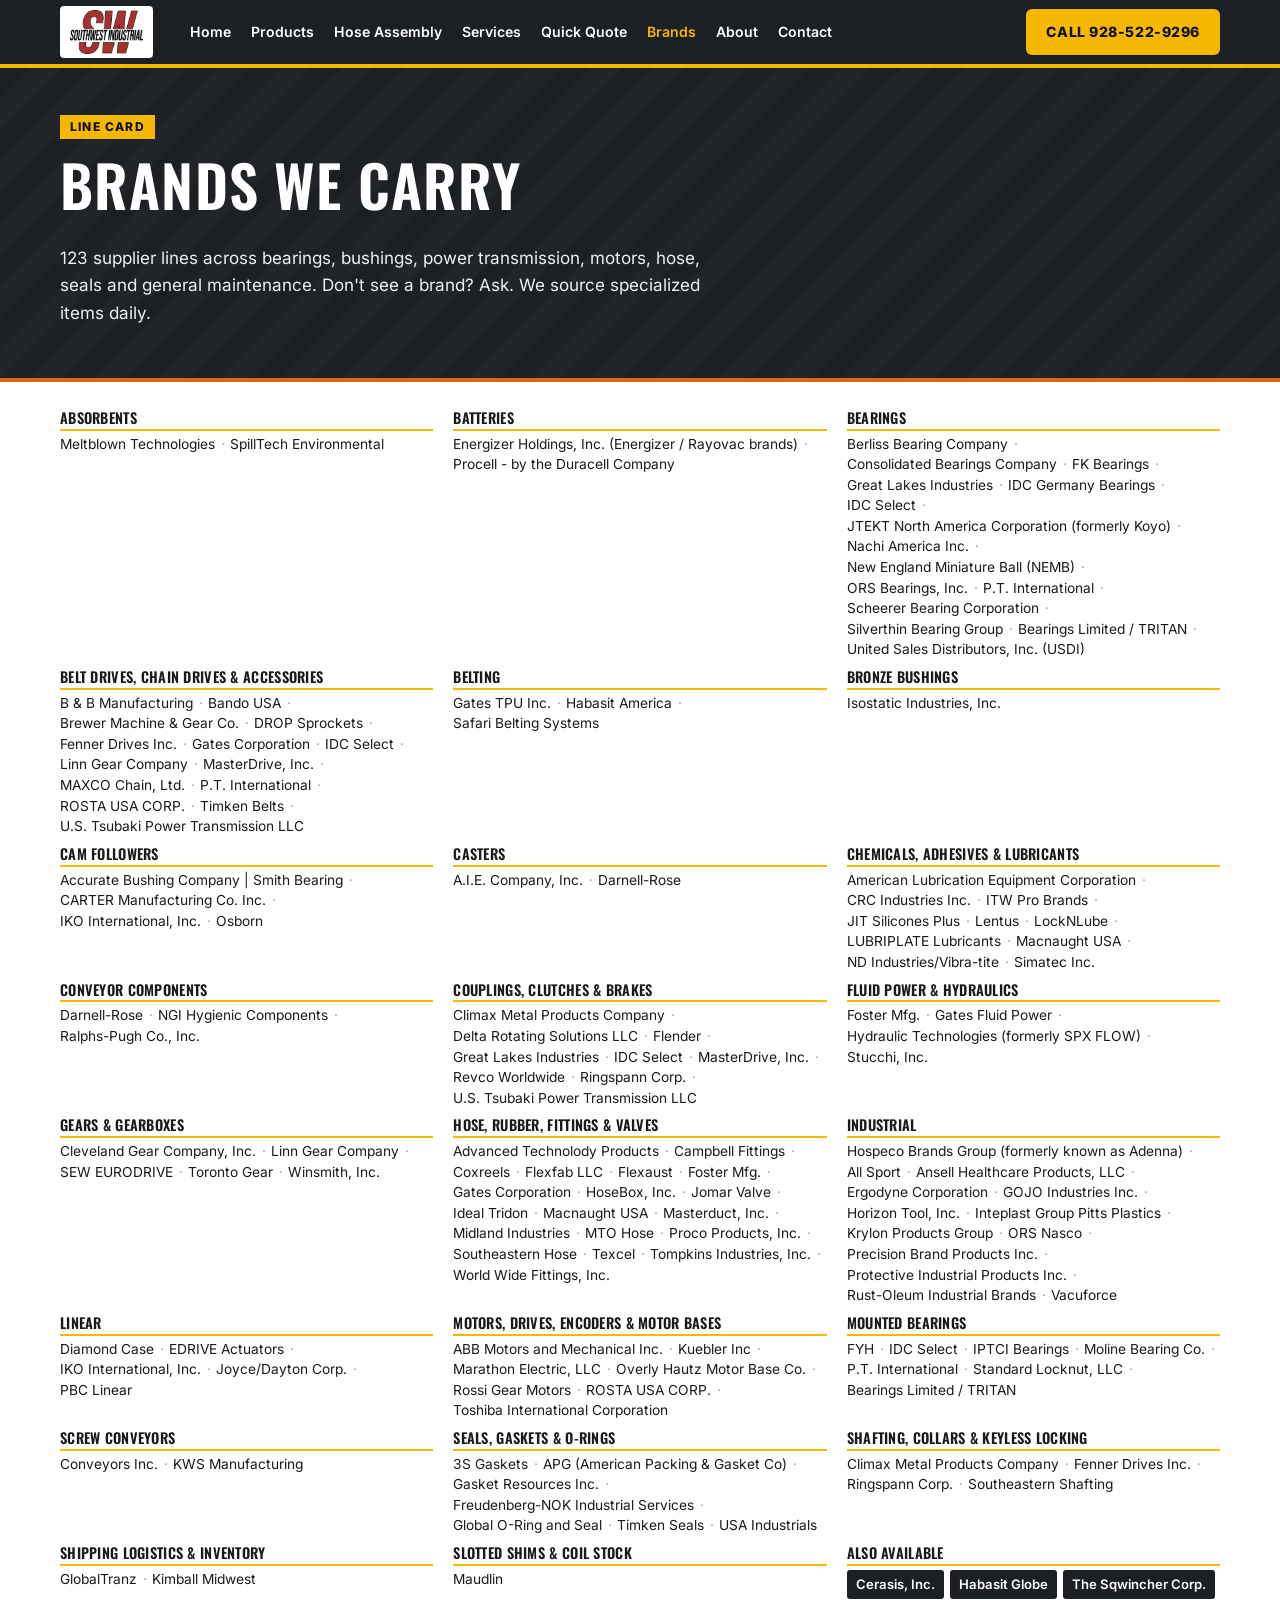
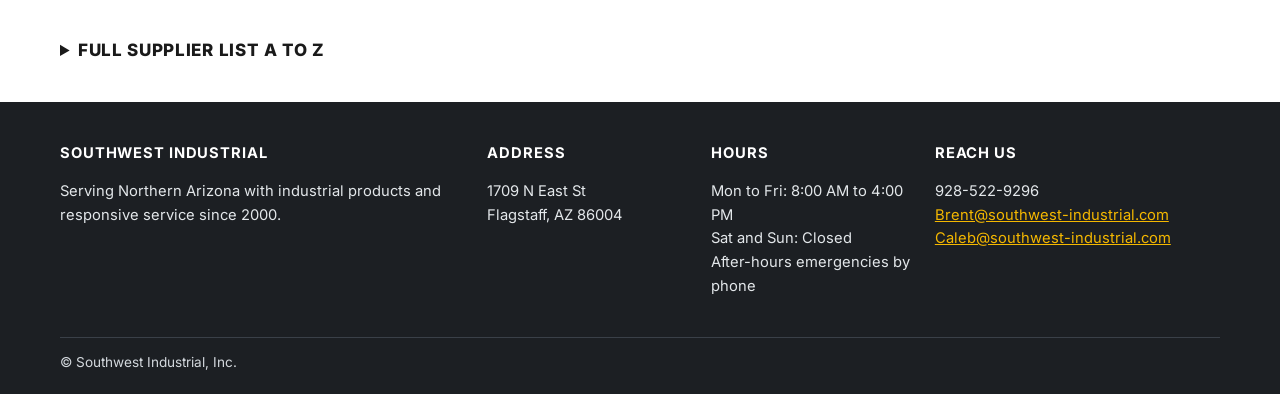
<file: brands.html>
<!doctype html><html lang="en"><head><meta charset="utf-8"><meta http-equiv="Content-Security-Policy" content="default-src 'self'; script-src 'self' https://challenges.cloudflare.com https://static.cloudflareinsights.com https://maps.googleapis.com https://maps.gstatic.com; frame-src https://challenges.cloudflare.com https://www.google.com; style-src 'self' https://fonts.googleapis.com; font-src 'self' https://fonts.gstatic.com; img-src 'self' data: https://maps.googleapis.com https://maps.gstatic.com; connect-src 'self' https://swi-contact.stellartimelock.workers.dev https://cloudflareinsights.com https://maps.googleapis.com; object-src 'none'; base-uri 'self'; form-action 'self'; upgrade-insecure-requests"><meta name="viewport" content="width=device-width,initial-scale=1">
<title>Brands &amp; Line Card | Bearings, Hose, Motors &amp; Belts | Southwest Industrial</title><meta name="description" content="Supplier line card in Flagstaff, AZ: industrial bearings, power transmission, motors, hydraulic hose, sprockets, chain, gearboxes, seals, lubricants and general maintenance brands."><link rel="canonical" href="https://southwest-industrial.com/brands.html"><meta property="og:url" content="https://southwest-industrial.com/brands.html"><meta property="og:type" content="website"><meta property="og:title" content="Brands &amp; Line Card | Bearings, Hose, Motors &amp; Belts | Southwest Industrial"><meta property="og:description" content="Supplier line card in Flagstaff, AZ: industrial bearings, power transmission, motors, hydraulic hose, sprockets, chain, gearboxes, seals, lubricants and general maintenance brands."><meta property="og:image" content="https://southwest-industrial.com/assets/hero-1400.jpg">
<link rel="icon" href="favicon.ico" sizes="any"><link rel="icon" type="image/png" href="favicon-32.png"><link rel="apple-touch-icon" href="assets/apple-touch-icon.png"><meta name="theme-color" content="#1c1f23">
<link rel="preload" href="assets/fonts/inter-latin.woff2" as="font" type="font/woff2" crossorigin><link rel="preload" href="assets/fonts/oswald-latin.woff2" as="font" type="font/woff2" crossorigin><link rel="stylesheet" href="style.css?v=202610231150"></head><body>
<header class="hdr"><div class="wrap hdr-in"><a class="brand" href="index.html"><img src="assets/logo.webp" width="440" height="264" alt="Southwest Industrial logo"></a>
<nav class="nav" id="nav"><a href="index.html">Home</a><a href="products.html">Products</a><a href="hose-assembly.html">Hose Assembly</a><a href="services.html">Services</a><a href="quote.html">Quick Quote</a><a href="brands.html" aria-current="page">Brands</a><a href="about.html">About</a><a href="contact.html">Contact</a></nav>
<div class="hdr-cta"><a class="btn btn-y" href="tel:19285229296">Call 928-522-9296</a></div>
<button class="menu" aria-label="Toggle menu" aria-expanded="false" aria-controls="nav"><span></span><span></span><span></span></button></div></header>
<main><section class="phero"><div class="wrap"><span class="kick">Line Card</span><h1>Brands We Carry</h1><p>123 supplier lines across bearings, bushings, power transmission, motors, hose, seals and general maintenance. Don&#39;t see a brand? Ask. We source specialized items daily.</p></div></section><section class="sec tight"><div class="wrap"><div class="bgrid"><div class="bcat"><h3>Absorbents</h3><ul class="bnames"><li>Meltblown Technologies</li><li>SpillTech Environmental</li></ul></div><div class="bcat"><h3>Batteries</h3><ul class="bnames"><li>Energizer Holdings, Inc. (Energizer / Rayovac brands)</li><li>Procell - by the Duracell Company</li></ul></div><div class="bcat"><h3>Bearings</h3><ul class="bnames"><li>Berliss Bearing Company</li><li>Consolidated Bearings Company</li><li>FK Bearings</li><li>Great Lakes Industries</li><li>IDC Germany Bearings</li><li>IDC Select</li><li>JTEKT North America Corporation (formerly Koyo)</li><li>Nachi America Inc.</li><li>New England Miniature Ball (NEMB)</li><li>ORS Bearings, Inc.</li><li>P.T. International</li><li>Scheerer Bearing Corporation</li><li>Silverthin Bearing Group</li><li>Bearings Limited / TRITAN</li><li>United Sales Distributors, Inc. (USDI)</li></ul></div><div class="bcat"><h3>Belt Drives, Chain Drives &amp; Accessories</h3><ul class="bnames"><li>B &amp; B Manufacturing</li><li>Bando USA</li><li>Brewer Machine &amp; Gear Co.</li><li>DROP Sprockets</li><li>Fenner Drives Inc.</li><li>Gates Corporation</li><li>IDC Select</li><li>Linn Gear Company</li><li>MasterDrive, Inc.</li><li>MAXCO Chain, Ltd.</li><li>P.T. International</li><li>ROSTA USA CORP.</li><li>Timken Belts</li><li>U.S. Tsubaki Power Transmission LLC</li></ul></div><div class="bcat"><h3>Belting</h3><ul class="bnames"><li>Gates TPU Inc.</li><li>Habasit America</li><li>Safari Belting Systems</li></ul></div><div class="bcat"><h3>Bronze Bushings</h3><ul class="bnames"><li>Isostatic Industries, Inc.</li></ul></div><div class="bcat"><h3>Cam Followers</h3><ul class="bnames"><li>Accurate Bushing Company | Smith Bearing</li><li>CARTER Manufacturing Co. Inc.</li><li>IKO International, Inc.</li><li>Osborn</li></ul></div><div class="bcat"><h3>Casters</h3><ul class="bnames"><li>A.I.E. Company, Inc.</li><li>Darnell-Rose</li></ul></div><div class="bcat"><h3>Chemicals, Adhesives &amp; Lubricants</h3><ul class="bnames"><li>American Lubrication Equipment Corporation</li><li>CRC Industries Inc.</li><li>ITW Pro Brands</li><li>JIT Silicones Plus</li><li>Lentus</li><li>LockNLube</li><li>LUBRIPLATE Lubricants</li><li>Macnaught USA</li><li>ND Industries/Vibra-tite</li><li>Simatec Inc.</li></ul></div><div class="bcat"><h3>Conveyor Components</h3><ul class="bnames"><li>Darnell-Rose</li><li>NGI Hygienic Components</li><li>Ralphs-Pugh Co., Inc.</li></ul></div><div class="bcat"><h3>Couplings, Clutches &amp; Brakes</h3><ul class="bnames"><li>Climax Metal Products Company</li><li>Delta Rotating Solutions LLC</li><li>Flender</li><li>Great Lakes Industries</li><li>IDC Select</li><li>MasterDrive, Inc.</li><li>Revco Worldwide</li><li>Ringspann Corp.</li><li>U.S. Tsubaki Power Transmission LLC</li></ul></div><div class="bcat"><h3>Fluid Power &amp; Hydraulics</h3><ul class="bnames"><li>Foster Mfg.</li><li>Gates Fluid Power</li><li>Hydraulic Technologies (formerly SPX FLOW)</li><li>Stucchi, Inc.</li></ul></div><div class="bcat"><h3>Gears &amp; Gearboxes</h3><ul class="bnames"><li>Cleveland Gear Company, Inc.</li><li>Linn Gear Company</li><li>SEW EURODRIVE</li><li>Toronto Gear</li><li>Winsmith, Inc.</li></ul></div><div class="bcat"><h3>Hose, Rubber, Fittings &amp; Valves</h3><ul class="bnames"><li>Advanced Technolody Products</li><li>Campbell Fittings</li><li>Coxreels</li><li>Flexfab LLC</li><li>Flexaust</li><li>Foster Mfg.</li><li>Gates Corporation</li><li>HoseBox, Inc.</li><li>Jomar Valve</li><li>Ideal Tridon</li><li>Macnaught USA</li><li>Masterduct, Inc.</li><li>Midland Industries</li><li>MTO Hose</li><li>Proco Products, Inc.</li><li>Southeastern Hose</li><li>Texcel</li><li>Tompkins Industries, Inc.</li><li>World Wide Fittings, Inc.</li></ul></div><div class="bcat"><h3>Industrial</h3><ul class="bnames"><li>Hospeco Brands Group (formerly known as Adenna)</li><li>All Sport</li><li>Ansell Healthcare Products, LLC</li><li>Ergodyne Corporation</li><li>GOJO Industries Inc.</li><li>Horizon Tool, Inc.</li><li>Inteplast Group Pitts Plastics</li><li>Krylon Products Group</li><li>ORS Nasco</li><li>Precision Brand Products Inc.</li><li>Protective Industrial Products Inc.</li><li>Rust-Oleum Industrial Brands</li><li>Vacuforce</li></ul></div><div class="bcat"><h3>Linear</h3><ul class="bnames"><li>Diamond Case</li><li>EDRIVE Actuators</li><li>IKO International, Inc.</li><li>Joyce/Dayton Corp.</li><li>PBC Linear</li></ul></div><div class="bcat"><h3>Motors, Drives, Encoders &amp; Motor Bases</h3><ul class="bnames"><li>ABB Motors and Mechanical Inc.</li><li>Kuebler Inc</li><li>Marathon Electric, LLC</li><li>Overly Hautz Motor Base Co.</li><li>Rossi Gear Motors</li><li>ROSTA USA CORP.</li><li>Toshiba International Corporation</li></ul></div><div class="bcat"><h3>Mounted Bearings</h3><ul class="bnames"><li>FYH</li><li>IDC Select</li><li>IPTCI Bearings</li><li>Moline Bearing Co.</li><li>P.T. International</li><li>Standard Locknut, LLC</li><li>Bearings Limited / TRITAN</li></ul></div><div class="bcat"><h3>Screw Conveyors</h3><ul class="bnames"><li>Conveyors Inc.</li><li>KWS Manufacturing</li></ul></div><div class="bcat"><h3>Seals, Gaskets &amp; O-Rings</h3><ul class="bnames"><li>3S Gaskets</li><li>APG (American Packing &amp; Gasket Co)</li><li>Gasket Resources Inc.</li><li>Freudenberg-NOK Industrial Services</li><li>Global O-Ring and Seal</li><li>Timken Seals</li><li>USA Industrials</li></ul></div><div class="bcat"><h3>Shafting, Collars &amp; Keyless Locking</h3><ul class="bnames"><li>Climax Metal Products Company</li><li>Fenner Drives Inc.</li><li>Ringspann Corp.</li><li>Southeastern Shafting</li></ul></div><div class="bcat"><h3>Shipping Logistics &amp; Inventory</h3><ul class="bnames"><li>GlobalTranz</li><li>Kimball Midwest</li></ul></div><div class="bcat"><h3>Slotted Shims &amp; Coil Stock</h3><ul class="bnames"><li>Maudlin</li></ul></div><div class="bcat"><h3>Also available</h3><ul class="chips"><li>Cerasis, Inc.</li><li>Habasit Globe</li><li>The Sqwincher Corp.</li></ul></div></div><details class="az"><summary>Full supplier list A to Z</summary><ul class="blist"><li>3S Gaskets</li><li>A.I.E. Company, Inc.</li><li>ABB Motors and Mechanical Inc.</li><li>Accurate Bushing Company | Smith Bearing</li><li>Advanced Technolody Products</li><li>All Sport</li><li>American Lubrication Equipment Corporation</li><li>Ansell Healthcare Products, LLC</li><li>APG (American Packing &amp; Gasket Co)</li><li>B &amp; B Manufacturing</li><li>Bando USA</li><li>Bearings Limited / TRITAN</li><li>Berliss Bearing Company</li><li>Brewer Machine &amp; Gear Co.</li><li>Campbell Fittings</li><li>CARTER Manufacturing Co. Inc.</li><li>Cerasis, Inc.</li><li>Cleveland Gear Company, Inc.</li><li>Climax Metal Products Company</li><li>Consolidated Bearings Company</li><li>Conveyors Inc.</li><li>Coxreels</li><li>CRC Industries Inc.</li><li>Darnell-Rose</li><li>Delta Rotating Solutions LLC</li><li>Diamond Case</li><li>DROP Sprockets</li><li>Energizer Holdings, Inc. (Energizer / Rayovac brands)</li><li>Ergodyne Corporation</li><li>Fenner Drives Inc.</li><li>FK Bearings</li><li>Flender</li><li>Flexaust</li><li>Flexfab LLC</li><li>Foster Mfg.</li><li>Freudenberg-NOK Industrial Services</li><li>FYH</li><li>Gasket Resources Inc.</li><li>Gates Corporation</li><li>Gates Fluid Power</li><li>Gates TPU Inc.</li><li>Global O-Ring and Seal</li><li>GOJO Industries Inc.</li><li>Great Lakes Industries</li><li>Habasit America</li><li>Habasit Globe</li><li>Horizon Tool, Inc.</li><li>HoseBox, Inc.</li><li>Hospeco Brands Group (formerly known as Adenna)</li><li>Hydraulic Technologies (formerly SPX FLOW)</li><li>IDC Germany Bearings</li><li>IDC Select</li><li>Ideal Tridon</li><li>IKO International, Inc.</li><li>Inteplast Group Pitts Plastics</li><li>IPTCI Bearings</li><li>Isostatic Industries, Inc.</li><li>ITW Pro Brands</li><li>JIT Silicones Plus</li><li>Jomar Valve</li><li>Joyce/Dayton Corp.</li><li>JTEKT North America Corporation (formerly Koyo)</li><li>Kimball Midwest</li><li>Krylon Products Group</li><li>Kuebler Inc</li><li>KWS Manufacturing</li><li>Lentus</li><li>Linn Gear Company</li><li>LockNLube</li><li>LUBRIPLATE Lubricants</li><li>Macnaught USA</li><li>Marathon Electric, LLC</li><li>MasterDrive, Inc.</li><li>Masterduct, Inc.</li><li>Maudlin</li><li>MAXCO Chain, Ltd.</li><li>Meltblown Technologies</li><li>Midland Industries</li><li>Moline Bearing Co.</li><li>MTO Hose</li><li>Nachi America Inc.</li><li>ND Industries/Vibra-tite</li><li>New England Miniature Ball (NEMB)</li><li>NGI Hygienic Components</li><li>ORS Bearings, Inc.</li><li>ORS Nasco</li><li>Osborn</li><li>Overly Hautz Motor Base Co.</li><li>P.T. International</li><li>PBC Linear</li><li>Precision Brand Products Inc.</li><li>Procell - by the Duracell Company</li><li>Proco Products, Inc.</li><li>Protective Industrial Products Inc.</li><li>Ralphs-Pugh Co., Inc.</li><li>Revco Worldwide</li><li>Ringspann Corp.</li><li>Rossi Gear Motors</li><li>ROSTA USA CORP.</li><li>Rust-Oleum Industrial Brands</li><li>Safari Belting Systems</li><li>Scheerer Bearing Corporation</li><li>SEW EURODRIVE</li><li>Silverthin Bearing Group</li><li>Simatec Inc.</li><li>Southeastern Hose</li><li>Southeastern Shafting</li><li>SpillTech Environmental</li><li>Standard Locknut, LLC</li><li>Stucchi, Inc.</li><li>Texcel</li><li>The Sqwincher Corp.</li><li>Timken Belts</li><li>Timken Seals</li><li>Tompkins Industries, Inc.</li><li>Toronto Gear</li><li>Toshiba International Corporation</li><li>U.S. Tsubaki Power Transmission LLC</li><li>United Sales Distributors, Inc. (USDI)</li><li>USA Industrials</li><li>Vacuforce</li><li>Winsmith, Inc.</li><li>World Wide Fittings, Inc.</li></ul></details></div></section></main>
<footer class="ftr"><div class="wrap ftr-grid"><div><strong>Southwest Industrial</strong><p>Serving Northern Arizona with industrial products and responsive service since 2000.</p></div>
<div><strong>Address</strong><p>1709 N East St<br>Flagstaff, AZ 86004</p></div><div><strong>Hours</strong><p>Mon to Fri: 8:00 AM to 4:00 PM<br>Sat and Sun: Closed<br>After-hours emergencies by phone</p></div>
<div><strong>Reach us</strong><p>928-522-9296<br><a href="mailto:Brent@southwest-industrial.com">Brent@southwest-industrial.com</a><br><a href="mailto:Caleb@southwest-industrial.com">Caleb@southwest-industrial.com</a></p></div></div>
<div class="wrap ftr-base">&copy; Southwest Industrial, Inc. </div></footer>
<div class="sticky" id="sticky"><a class="btn btn-y" href="tel:19285229296">Call Now: 928-522-9296</a></div>
<script src="main.js?v=202610231150" defer></script><script defer src="https://static.cloudflareinsights.com/beacon.min.js/vce701823e78c4301a35b7e07294d87301792088814092" integrity="sha512-UKNk8GbxkABxKcXYuLkO16EleLGUkcvJWtpSNmExE0Too3ZaFAxTscNWEc1OdAv5/BikHawapSCaiD2XCmp+Bw==" crossorigin="anonymous" data-cf-beacon='{"token":"66372faf2f014e2a80ebbb38c5d22c35"}'></script></body></html>
</file>
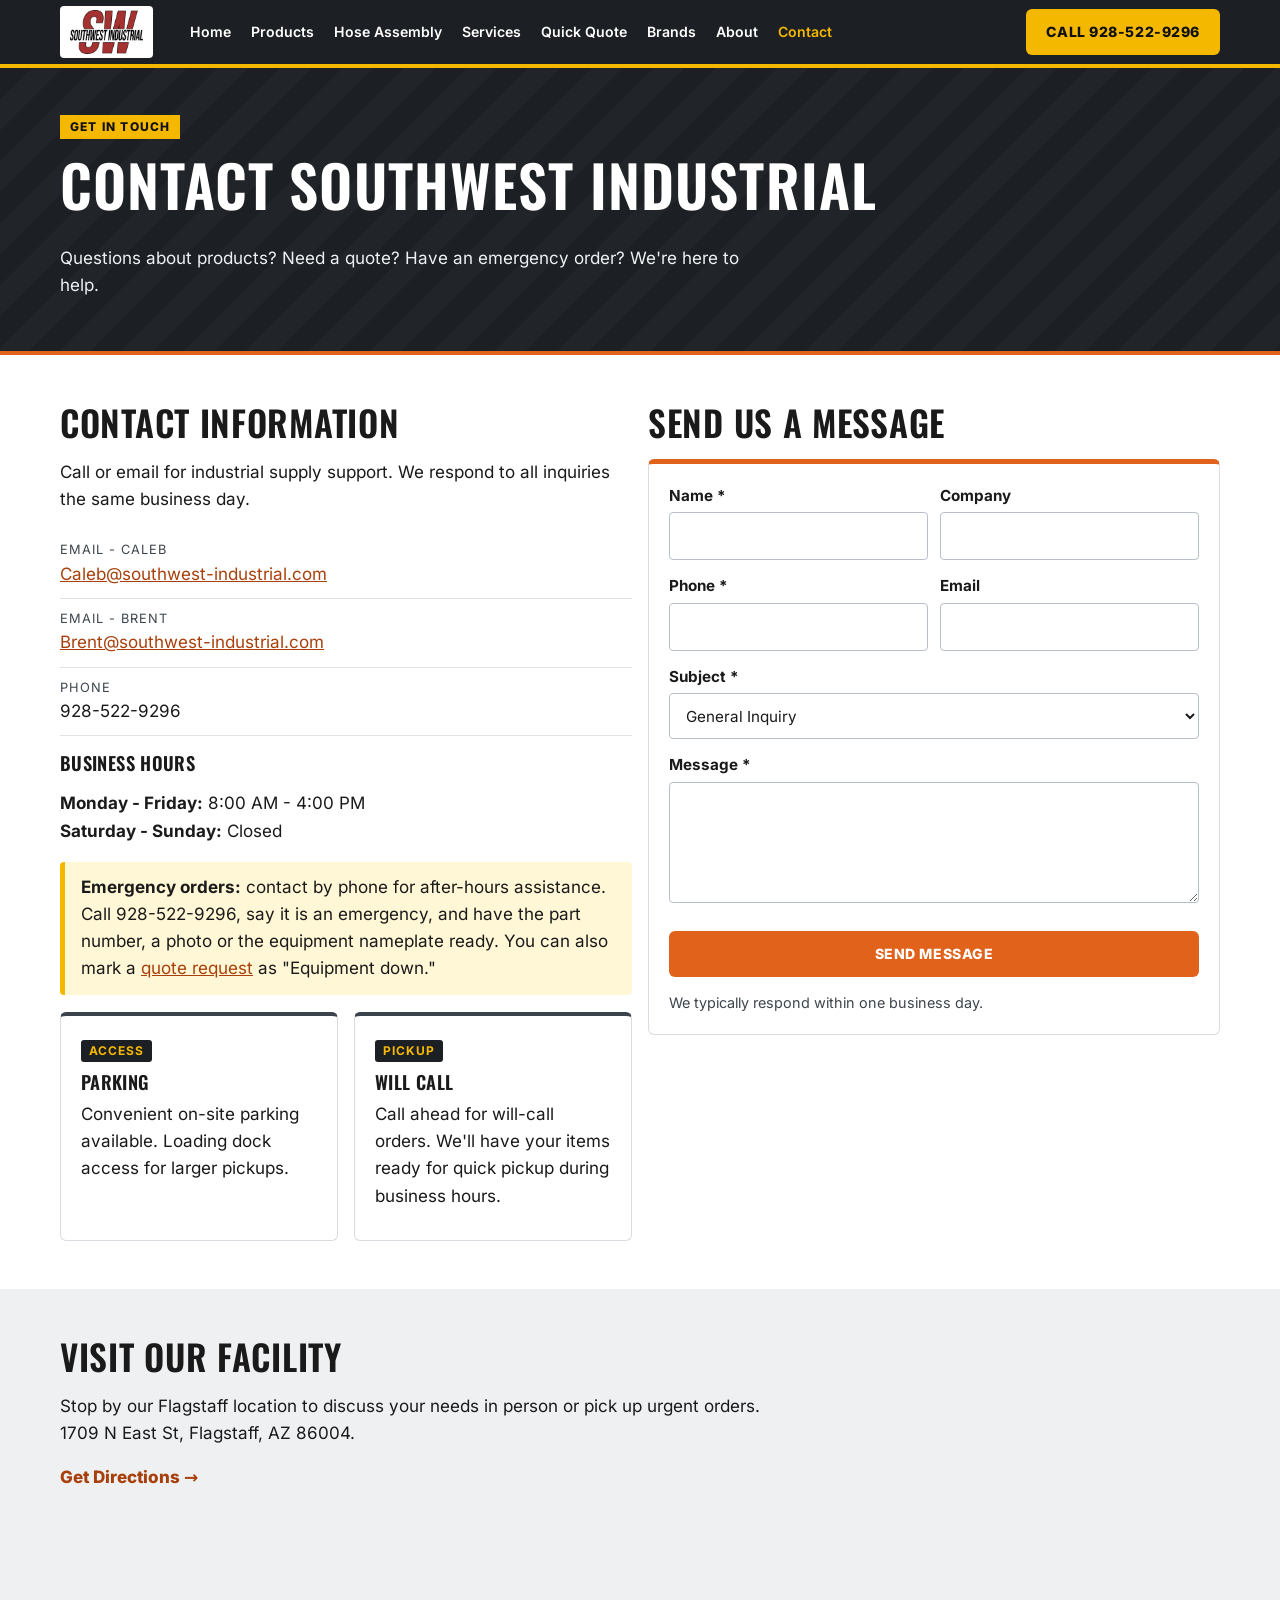
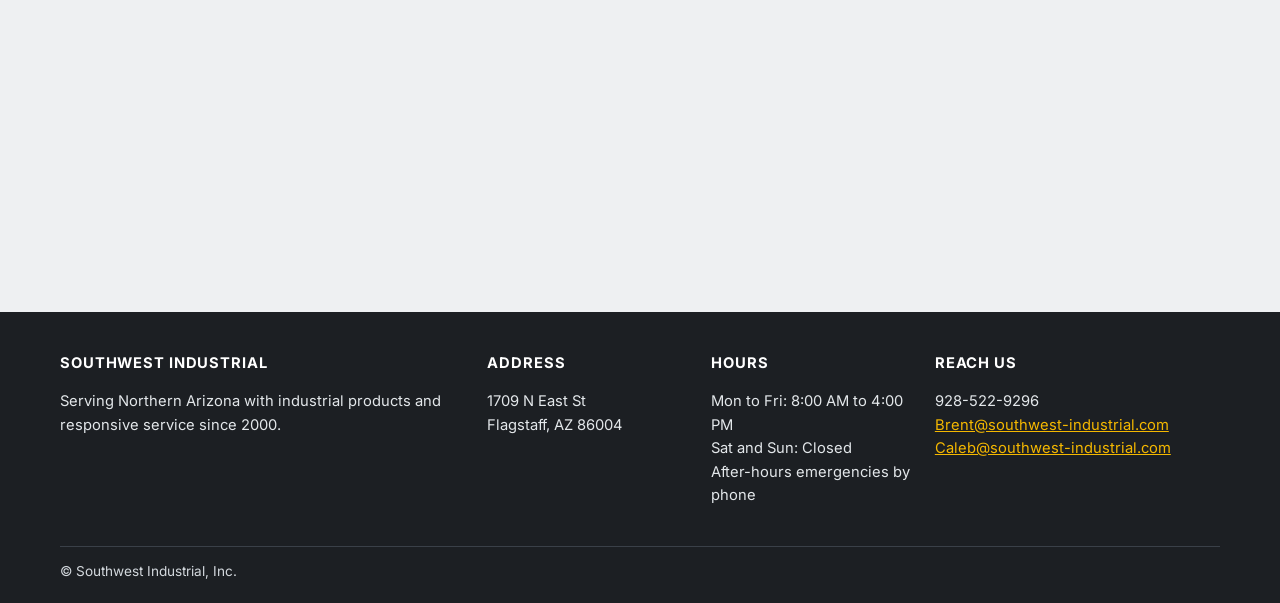
<file: contact.html>
<!doctype html><html lang="en"><head><meta charset="utf-8"><meta http-equiv="Content-Security-Policy" content="default-src 'self'; script-src 'self' https://challenges.cloudflare.com https://static.cloudflareinsights.com https://maps.googleapis.com https://maps.gstatic.com; frame-src https://challenges.cloudflare.com https://www.google.com; style-src 'self' https://fonts.googleapis.com; font-src 'self' https://fonts.gstatic.com; img-src 'self' data: https://maps.googleapis.com https://maps.gstatic.com; connect-src 'self' https://swi-contact.stellartimelock.workers.dev https://cloudflareinsights.com https://maps.googleapis.com; object-src 'none'; base-uri 'self'; form-action 'self'; upgrade-insecure-requests"><meta name="viewport" content="width=device-width,initial-scale=1">
<title>Contact &amp; Directions | Industrial Supply Flagstaff AZ | Southwest Industrial</title><meta name="description" content="Visit Southwest Industrial at 1709 N East St, Flagstaff AZ 86004 for bearings, hose, motors and industrial supply. Mon–Fri 8 AM–4 PM. Call 928-522-9296."><link rel="canonical" href="https://southwest-industrial.com/contact.html"><meta property="og:url" content="https://southwest-industrial.com/contact.html"><meta property="og:type" content="website"><meta property="og:title" content="Contact &amp; Directions | Industrial Supply Flagstaff AZ | Southwest Industrial"><meta property="og:description" content="Visit Southwest Industrial at 1709 N East St, Flagstaff AZ 86004 for bearings, hose, motors and industrial supply. Mon–Fri 8 AM–4 PM. Call 928-522-9296."><meta property="og:image" content="https://southwest-industrial.com/assets/hero-1400.jpg">
<link rel="icon" href="favicon.ico" sizes="any"><link rel="icon" type="image/png" href="favicon-32.png"><link rel="apple-touch-icon" href="assets/apple-touch-icon.png"><meta name="theme-color" content="#1c1f23">
<link rel="preload" href="assets/fonts/inter-latin.woff2" as="font" type="font/woff2" crossorigin><link rel="preload" href="assets/fonts/oswald-latin.woff2" as="font" type="font/woff2" crossorigin><link rel="stylesheet" href="style.css?v=202610231150"><script type="application/ld+json">{"@context": "https://schema.org", "@type": "LocalBusiness", "name": "Southwest Industrial", "description": "Industrial products and responsive service serving Northern Arizona since 2000.", "telephone": "+1-928-522-9296", "email": "Brent@southwest-industrial.com", "foundingDate": "2000", "founder": {"@type": "Person", "name": "Brent"}, "url": "https://southwest-industrial.com/", "image": "https://southwest-industrial.com/assets/hero-1400.jpg", "logo": "https://southwest-industrial.com/assets/logo.png", "address": {"@type": "PostalAddress", "streetAddress": "1709 N East St", "addressLocality": "Flagstaff", "addressRegion": "AZ", "postalCode": "86004", "addressCountry": "US"}, "openingHoursSpecification": [{"@type": "OpeningHoursSpecification", "dayOfWeek": ["Monday", "Tuesday", "Wednesday", "Thursday", "Friday"], "opens": "08:00", "closes": "16:00"}], "areaServed": "Northern Arizona"}</script><script src="https://challenges.cloudflare.com/turnstile/v0/api.js" async defer></script></head><body>
<header class="hdr"><div class="wrap hdr-in"><a class="brand" href="index.html"><img src="assets/logo.webp" width="440" height="264" alt="Southwest Industrial logo"></a>
<nav class="nav" id="nav"><a href="index.html">Home</a><a href="products.html">Products</a><a href="hose-assembly.html">Hose Assembly</a><a href="services.html">Services</a><a href="quote.html">Quick Quote</a><a href="brands.html">Brands</a><a href="about.html">About</a><a href="contact.html" aria-current="page">Contact</a></nav>
<div class="hdr-cta"><a class="btn btn-y" href="tel:19285229296">Call 928-522-9296</a></div>
<button class="menu" aria-label="Toggle menu" aria-expanded="false" aria-controls="nav"><span></span><span></span><span></span></button></div></header>
<main><section class="phero"><div class="wrap"><span class="kick">Get In Touch</span><h1>Contact Southwest Industrial</h1><p>Questions about products? Need a quote? Have an emergency order? We're here to help.</p></div></section><section class="sec"><div class="wrap grid g2 contact"><div><h2>Contact Information</h2><p>Call or email for industrial supply support. We respond to all inquiries the same business day.</p>
<ul class="clist"><li><span>Email - Caleb</span><a href="mailto:Caleb@southwest-industrial.com">Caleb@southwest-industrial.com</a></li><li><span>Email - Brent</span><a href="mailto:Brent@southwest-industrial.com">Brent@southwest-industrial.com</a></li><li><span>Phone</span>928-522-9296</li></ul>
<h3>Business Hours</h3><p><strong>Monday - Friday:</strong> 8:00 AM - 4:00 PM<br><strong>Saturday - Sunday:</strong> Closed</p><p class="note" id="emergency"><strong>Emergency orders:</strong> contact by phone for after-hours assistance. Call 928-522-9296, say it is an emergency, and have the part number, a photo or the equipment nameplate ready. You can also mark a <a href="quote.html">quote request</a> as "Equipment down."</p>
<div class="grid g2 tiles"><div class="card"><span class="chip">Access</span><h3>Parking</h3><p>Convenient on-site parking available. Loading dock access for larger pickups.</p></div><div class="card"><span class="chip">Pickup</span><h3>Will Call</h3><p>Call ahead for will-call orders. We'll have your items ready for quick pickup during business hours.</p></div></div></div>
<div><h2>Send Us a Message</h2><form class="form" id="contact-form" data-endpoint="https://swi-contact.stellartimelock.workers.dev" novalidate><div class="row2"><label>Name *<input type="text" name="name" required></label><label>Company<input type="text" name="company"></label></div><div class="row2"><label>Phone *<input type="tel" name="phone" required></label><label>Email<input type="email" name="email"></label></div><label>Subject *<select name="subject" required><option>General Inquiry</option><option>Product Quote</option><option>Emergency Order</option><option>Account Question</option><option>Custom Sourcing Request</option></select></label><label>Message *<textarea name="message" rows="4" placeholder="" required></textarea></label><div class="hp" aria-hidden="true"><label>Leave this empty<input type="text" name="website" tabindex="-1" autocomplete="off"></label></div><div class="ts-wrap"><!-- Production Turnstile sitekey; token is verified server-side by the swi-contact Worker. --><div class="cf-turnstile" data-sitekey="0x4AAAAAAFYvIb3mheTwTUI9" data-theme="light"></div><p class="ts-err" hidden>Please complete the security check.</p></div><button class="btn btn-o btn-block" type="submit">Send Message</button><p class="muted small">We typically respond within one business day.</p></form><div class="ok" hidden><h3>Message sent!</h3><p>Thanks. We'll get back to you within one business day. For anything urgent, call 928-522-9296.</p><button class="btn btn-g again" type="button">Start another</button></div></div></div></section>
<section class="sec alt"><div class="wrap"><div class="head"><h2>Visit Our Facility</h2><p>Stop by our Flagstaff location to discuss your needs in person or pick up urgent orders. 1709 N East St, Flagstaff, AZ 86004.</p><a class="link" target="_blank" rel="noopener" href="https://www.google.com/maps/dir/?api=1&amp;destination=1709+N+East+St+Flagstaff+AZ+86004">Get Directions &rarr;</a></div>
<iframe class="map" title="Southwest Industrial map" loading="lazy" referrerpolicy="no-referrer-when-downgrade" src="https://www.google.com/maps?q=1709%20N%20East%20St%20Flagstaff%20AZ%2086004&amp;output=embed"></iframe></div></section></main>
<footer class="ftr"><div class="wrap ftr-grid"><div><strong>Southwest Industrial</strong><p>Serving Northern Arizona with industrial products and responsive service since 2000.</p></div>
<div><strong>Address</strong><p>1709 N East St<br>Flagstaff, AZ 86004</p></div><div><strong>Hours</strong><p>Mon to Fri: 8:00 AM to 4:00 PM<br>Sat and Sun: Closed<br>After-hours emergencies by phone</p></div>
<div><strong>Reach us</strong><p>928-522-9296<br><a href="mailto:Brent@southwest-industrial.com">Brent@southwest-industrial.com</a><br><a href="mailto:Caleb@southwest-industrial.com">Caleb@southwest-industrial.com</a></p></div></div>
<div class="wrap ftr-base">&copy; Southwest Industrial, Inc. </div></footer>
<div class="sticky" id="sticky"><a class="btn btn-y" href="tel:19285229296">Call Now: 928-522-9296</a></div>
<script src="main.js?v=202610231150" defer></script><script defer src="https://static.cloudflareinsights.com/beacon.min.js/vce701823e78c4301a35b7e07294d87301792088814092" integrity="sha512-UKNk8GbxkABxKcXYuLkO16EleLGUkcvJWtpSNmExE0Too3ZaFAxTscNWEc1OdAv5/BikHawapSCaiD2XCmp+Bw==" crossorigin="anonymous" data-cf-beacon='{"token":"66372faf2f014e2a80ebbb38c5d22c35"}'></script></body></html>
</file>
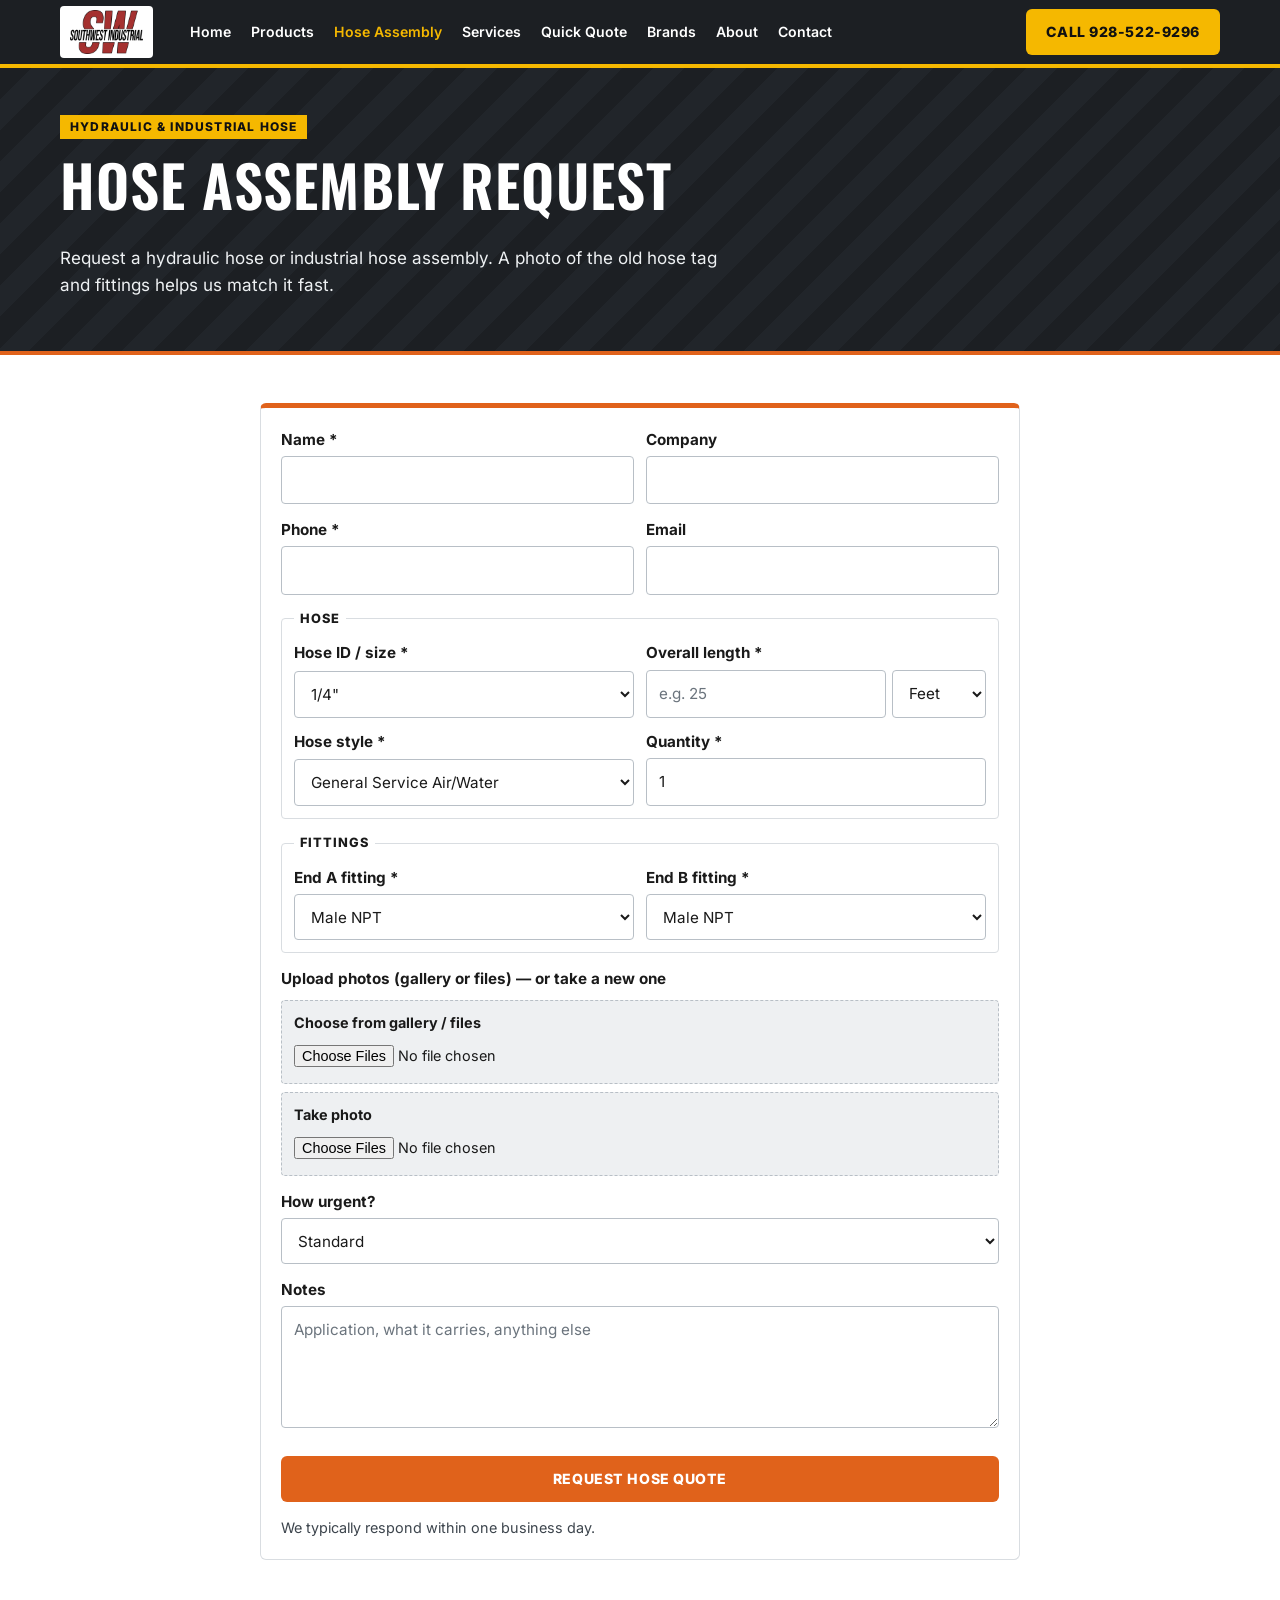
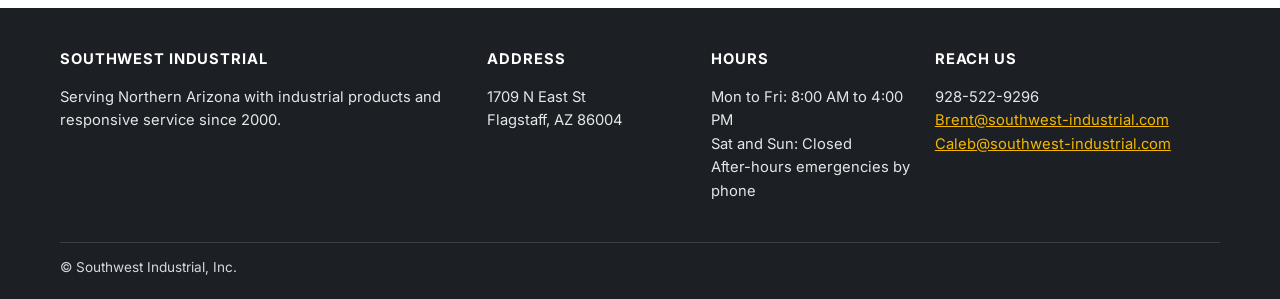
<file: hose-assembly.html>
<!doctype html><html lang="en"><head><meta charset="utf-8"><meta http-equiv="Content-Security-Policy" content="default-src 'self'; script-src 'self' https://challenges.cloudflare.com https://static.cloudflareinsights.com https://maps.googleapis.com https://maps.gstatic.com; frame-src https://challenges.cloudflare.com https://www.google.com; style-src 'self' https://fonts.googleapis.com; font-src 'self' https://fonts.gstatic.com; img-src 'self' data: https://maps.googleapis.com https://maps.gstatic.com; connect-src 'self' https://swi-contact.stellartimelock.workers.dev https://cloudflareinsights.com https://maps.googleapis.com; object-src 'none'; base-uri 'self'; form-action 'self'; upgrade-insecure-requests"><meta name="viewport" content="width=device-width,initial-scale=1">
<title>Hydraulic &amp; Industrial Hose Assembly | Southwest Industrial Flagstaff</title><meta name="description" content="Request a hydraulic hose or industrial hose assembly quote in Flagstaff, AZ: hose size, style, length, NPT or camlock fittings, quantity and a photo of the hose tag."><link rel="canonical" href="https://southwest-industrial.com/hose-assembly.html"><meta property="og:url" content="https://southwest-industrial.com/hose-assembly.html"><meta property="og:type" content="website"><meta property="og:title" content="Hydraulic &amp; Industrial Hose Assembly | Southwest Industrial Flagstaff"><meta property="og:description" content="Request a hydraulic hose or industrial hose assembly quote in Flagstaff, AZ: hose size, style, length, NPT or camlock fittings, quantity and a photo of the hose tag."><meta property="og:image" content="https://southwest-industrial.com/assets/hero-1400.jpg">
<link rel="icon" href="favicon.ico" sizes="any"><link rel="icon" type="image/png" href="favicon-32.png"><link rel="apple-touch-icon" href="assets/apple-touch-icon.png"><meta name="theme-color" content="#1c1f23">
<link rel="preload" href="assets/fonts/inter-latin.woff2" as="font" type="font/woff2" crossorigin><link rel="preload" href="assets/fonts/oswald-latin.woff2" as="font" type="font/woff2" crossorigin><link rel="stylesheet" href="style.css?v=202610231150"><script src="https://challenges.cloudflare.com/turnstile/v0/api.js" async defer></script></head><body>
<header class="hdr"><div class="wrap hdr-in"><a class="brand" href="index.html"><img src="assets/logo.webp" width="440" height="264" alt="Southwest Industrial logo"></a>
<nav class="nav" id="nav"><a href="index.html">Home</a><a href="products.html">Products</a><a href="hose-assembly.html" aria-current="page">Hose Assembly</a><a href="services.html">Services</a><a href="quote.html">Quick Quote</a><a href="brands.html">Brands</a><a href="about.html">About</a><a href="contact.html">Contact</a></nav>
<div class="hdr-cta"><a class="btn btn-y" href="tel:19285229296">Call 928-522-9296</a></div>
<button class="menu" aria-label="Toggle menu" aria-expanded="false" aria-controls="nav"><span></span><span></span><span></span></button></div></header>
<main><section class="phero"><div class="wrap"><span class="kick">Hydraulic &amp; Industrial Hose</span><h1>Hose Assembly Request</h1><p>Request a hydraulic hose or industrial hose assembly. A photo of the old hose tag and fittings helps us match it fast.</p></div></section><section class="sec"><div class="wrap narrow"><form class="form" id="hose-form" data-endpoint="https://swi-contact.stellartimelock.workers.dev" novalidate><input type="hidden" name="form" value="hose"><div class="row2"><label>Name *<input type="text" name="name" required></label><label>Company<input type="text" name="company"></label></div><div class="row2"><label>Phone *<input type="tel" name="phone" required></label><label>Email<input type="email" name="email"></label></div><fieldset><legend>Hose</legend><div class="row2"><label>Hose ID / size *<select name="hose_size" required><option>1/4&quot;</option><option>3/8&quot;</option><option>1/2&quot;</option><option>5/8&quot;</option><option>3/4&quot;</option><option>1&quot;</option><option>1-1/4&quot;</option><option>1-1/2&quot;</option><option>2&quot;</option><option>2-1/2&quot;</option><option>3&quot;</option><option>4&quot;</option><option>6&quot;</option></select></label><label>Overall length *<span class="unit"><input type="text" name="length" required inputmode="decimal" placeholder="e.g. 25" aria-label="Overall length"><select name="length_unit" aria-label="Length units"><option selected>Feet</option><option>Inches</option></select></span></label></div><div class="row2"><label>Hose style *<select name="hose_style" required><option>General Service Air/Water</option><option>Mill Hose</option><option>Heavy Duty Suction/Discharge</option><option>Green PVC Suction</option><option>Clear PVC Suction</option><option>Orange PVC Suction</option><option>Dry Bulk Discharge</option><option>Lay Flat</option><option>Heavy Duty Lay Flat</option><option>Hot Air Blower Hose</option></select></label><label>Quantity *<input type="number" name="qty" required min="1" value="1"></label></div></fieldset><fieldset><legend>Fittings</legend><div class="row2"><label>End A fitting *<select name="end_a" required><option>Male NPT</option><option>Female NPT</option><option>Male Camlock</option><option>Female Camlock</option><option>Other</option></select></label><label>End B fitting *<select name="end_b" required><option>Male NPT</option><option>Female NPT</option><option>Male Camlock</option><option>Female Camlock</option><option>Other</option></select></label></div></fieldset><div class="photo-pick"><span class="photo-label">Upload photos (gallery or files) — or take a new one</span><label class="photo-btn">Choose from gallery / files<input type="file" name="photo" accept="image/jpeg,image/png,image/webp,image/heic,image/heif,.jpg,.jpeg,.png,.webp,.heic,.heif" multiple></label><label class="photo-btn">Take photo<input type="file" name="photo" accept="image/*" capture="environment" multiple></label></div><label>How urgent?<select name="urgency"><option>Standard</option><option>Rush</option><option>Equipment down (emergency)</option></select></label><label>Notes<textarea name="notes" rows="4" placeholder="Application, what it carries, anything else"></textarea></label><div class="hp" aria-hidden="true"><label>Leave this empty<input type="text" name="website" tabindex="-1" autocomplete="off"></label></div><div class="ts-wrap"><!-- Production Turnstile sitekey; token is verified server-side by the swi-contact Worker. --><div class="cf-turnstile" data-sitekey="0x4AAAAAAFYvIb3mheTwTUI9" data-theme="light"></div><p class="ts-err" hidden>Please complete the security check.</p></div><button class="btn btn-o btn-block" type="submit">Request Hose Quote</button><p class="muted small">We typically respond within one business day.</p></form><div class="ok" hidden><h3>Request sent!</h3><p>Thanks. We'll get back to you within one business day. For anything urgent, call 928-522-9296.</p><button class="btn btn-g again" type="button">Start another</button></div></div></section></main>
<footer class="ftr"><div class="wrap ftr-grid"><div><strong>Southwest Industrial</strong><p>Serving Northern Arizona with industrial products and responsive service since 2000.</p></div>
<div><strong>Address</strong><p>1709 N East St<br>Flagstaff, AZ 86004</p></div><div><strong>Hours</strong><p>Mon to Fri: 8:00 AM to 4:00 PM<br>Sat and Sun: Closed<br>After-hours emergencies by phone</p></div>
<div><strong>Reach us</strong><p>928-522-9296<br><a href="mailto:Brent@southwest-industrial.com">Brent@southwest-industrial.com</a><br><a href="mailto:Caleb@southwest-industrial.com">Caleb@southwest-industrial.com</a></p></div></div>
<div class="wrap ftr-base">&copy; Southwest Industrial, Inc. </div></footer>
<div class="sticky" id="sticky"><a class="btn btn-y" href="tel:19285229296">Call Now: 928-522-9296</a></div>
<script src="main.js?v=202610231150" defer></script><script defer src="https://static.cloudflareinsights.com/beacon.min.js/vce701823e78c4301a35b7e07294d87301792088814092" integrity="sha512-UKNk8GbxkABxKcXYuLkO16EleLGUkcvJWtpSNmExE0Too3ZaFAxTscNWEc1OdAv5/BikHawapSCaiD2XCmp+Bw==" crossorigin="anonymous" data-cf-beacon='{"token":"66372faf2f014e2a80ebbb38c5d22c35"}'></script></body></html>
</file>
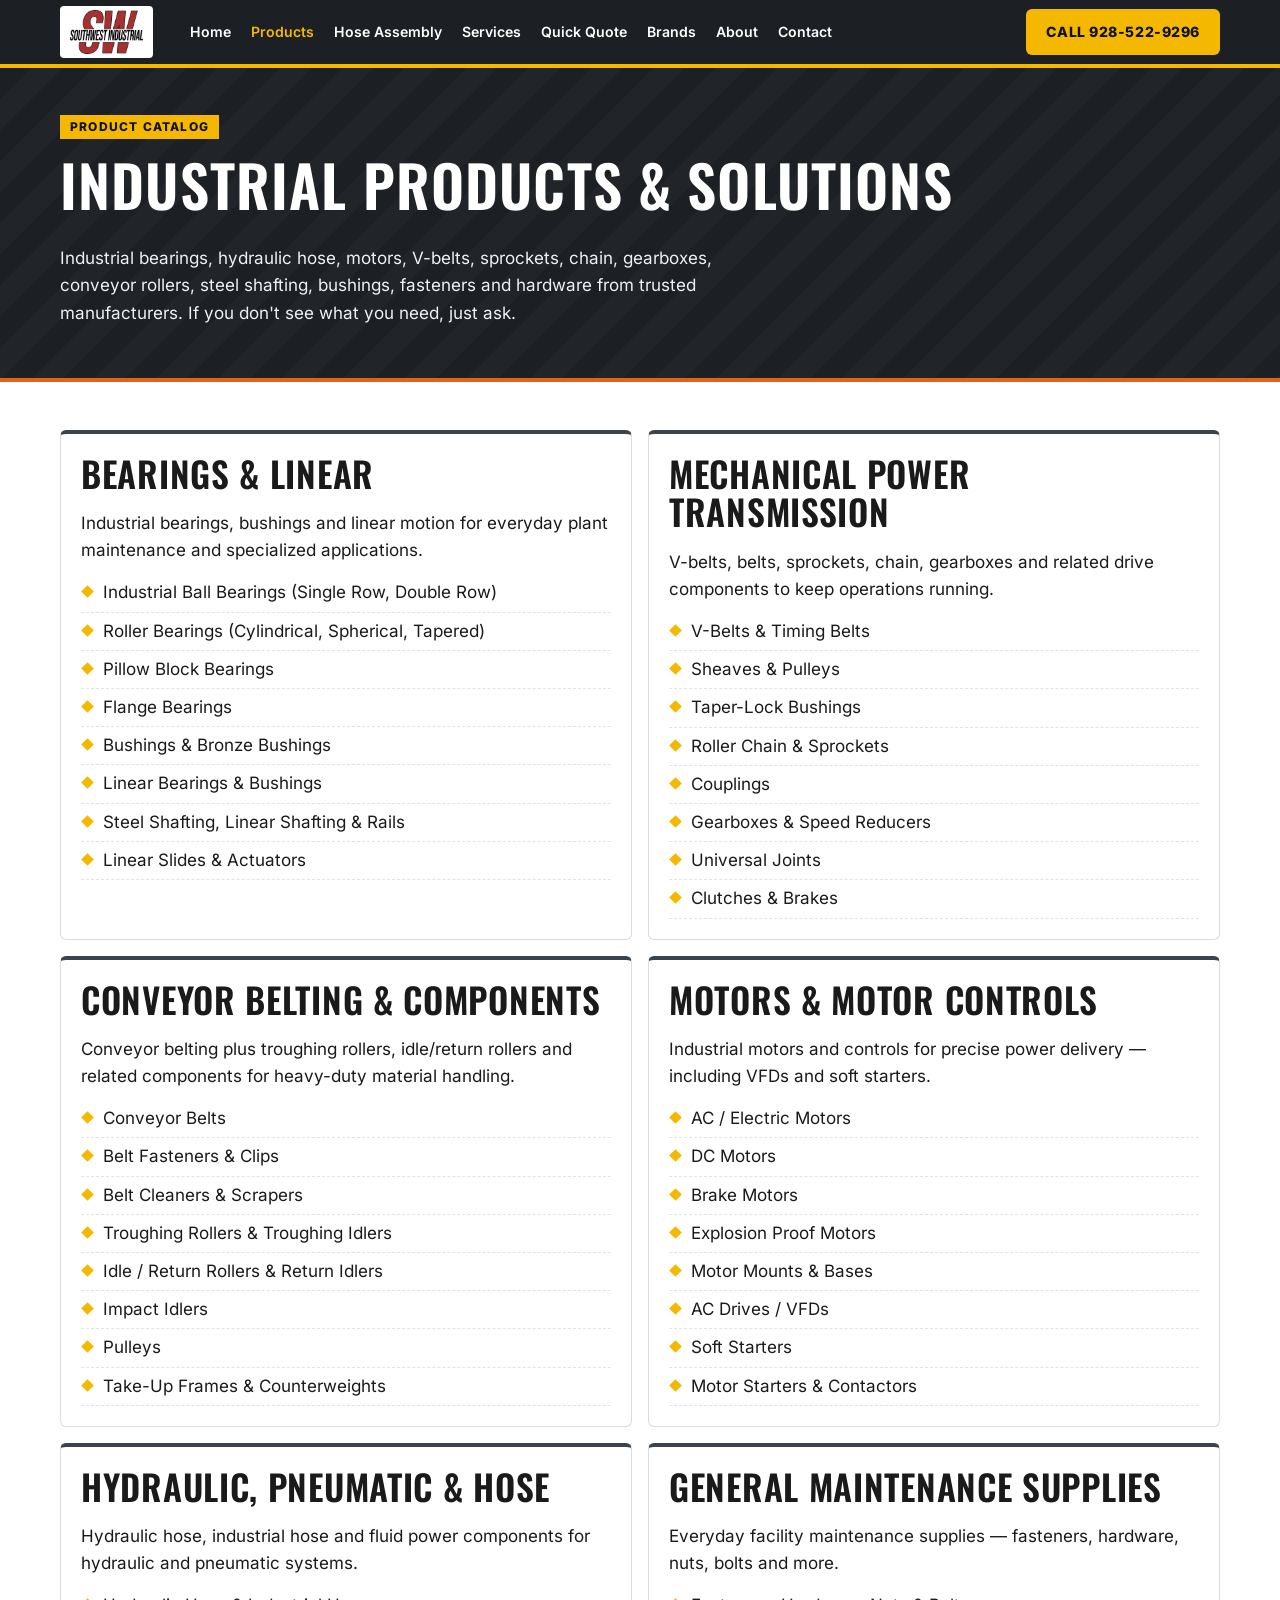
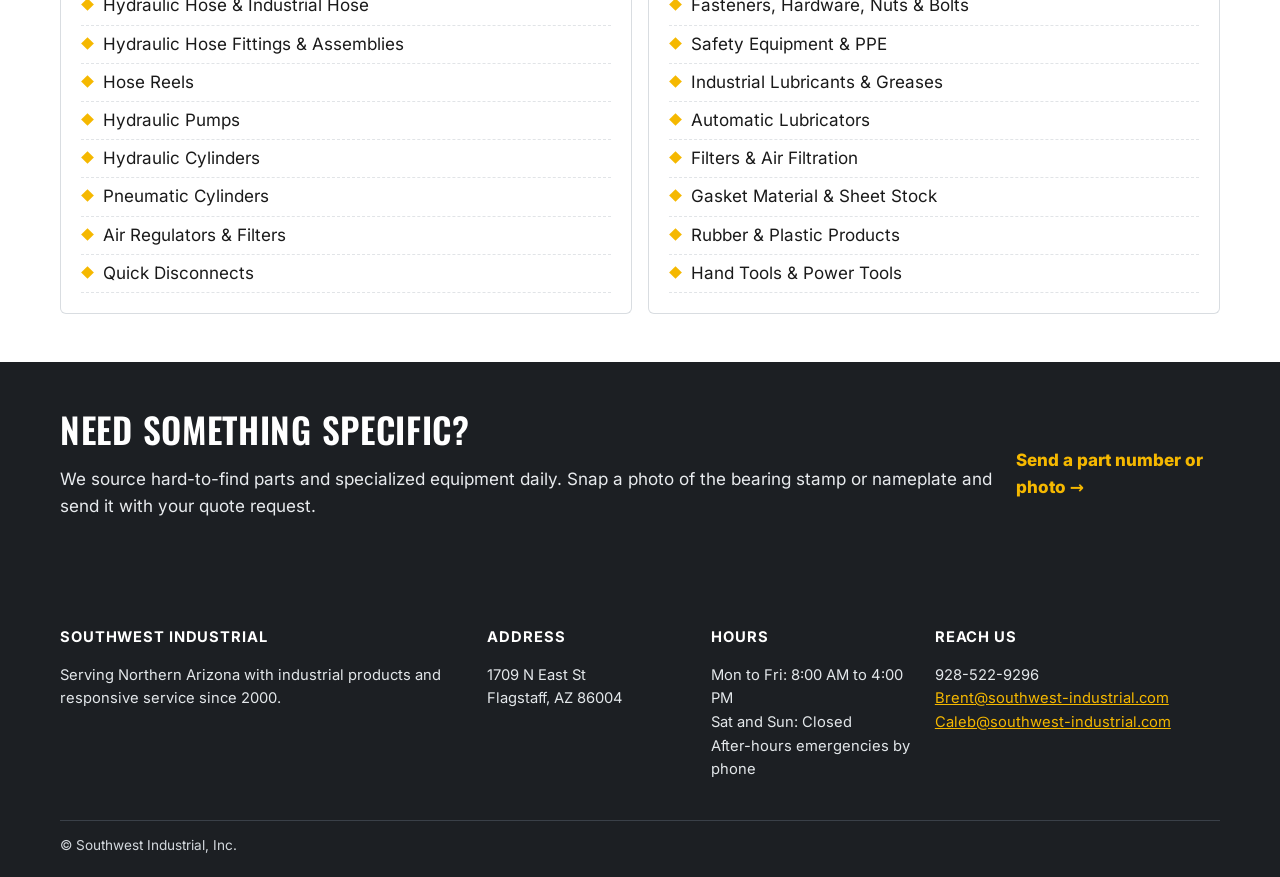
<file: products.html>
<!doctype html><html lang="en"><head><meta charset="utf-8"><meta http-equiv="Content-Security-Policy" content="default-src 'self'; script-src 'self' https://challenges.cloudflare.com https://static.cloudflareinsights.com https://maps.googleapis.com https://maps.gstatic.com; frame-src https://challenges.cloudflare.com https://www.google.com; style-src 'self' https://fonts.googleapis.com; font-src 'self' https://fonts.gstatic.com; img-src 'self' data: https://maps.googleapis.com https://maps.gstatic.com; connect-src 'self' https://swi-contact.stellartimelock.workers.dev https://cloudflareinsights.com https://maps.googleapis.com; object-src 'none'; base-uri 'self'; form-action 'self'; upgrade-insecure-requests"><meta name="viewport" content="width=device-width,initial-scale=1">
<title>Industrial Products | Bearings, Hose, Motors, Belts &amp; Fasteners | Southwest Industrial</title><meta name="description" content="Industrial bearings, bushings, steel shafting, V-belts, sprockets, chain, gearboxes, motors and VFDs, troughing and idle rollers, hydraulic hose, fasteners, nuts and bolts in Flagstaff, AZ."><link rel="canonical" href="https://southwest-industrial.com/products.html"><meta property="og:url" content="https://southwest-industrial.com/products.html"><meta property="og:type" content="website"><meta property="og:title" content="Industrial Products | Bearings, Hose, Motors, Belts &amp; Fasteners | Southwest Industrial"><meta property="og:description" content="Industrial bearings, bushings, steel shafting, V-belts, sprockets, chain, gearboxes, motors and VFDs, troughing and idle rollers, hydraulic hose, fasteners, nuts and bolts in Flagstaff, AZ."><meta property="og:image" content="https://southwest-industrial.com/assets/hero-1400.jpg">
<link rel="icon" href="favicon.ico" sizes="any"><link rel="icon" type="image/png" href="favicon-32.png"><link rel="apple-touch-icon" href="assets/apple-touch-icon.png"><meta name="theme-color" content="#1c1f23">
<link rel="preload" href="assets/fonts/inter-latin.woff2" as="font" type="font/woff2" crossorigin><link rel="preload" href="assets/fonts/oswald-latin.woff2" as="font" type="font/woff2" crossorigin><link rel="stylesheet" href="style.css?v=202610231150"></head><body>
<header class="hdr"><div class="wrap hdr-in"><a class="brand" href="index.html"><img src="assets/logo.webp" width="440" height="264" alt="Southwest Industrial logo"></a>
<nav class="nav" id="nav"><a href="index.html">Home</a><a href="products.html" aria-current="page">Products</a><a href="hose-assembly.html">Hose Assembly</a><a href="services.html">Services</a><a href="quote.html">Quick Quote</a><a href="brands.html">Brands</a><a href="about.html">About</a><a href="contact.html">Contact</a></nav>
<div class="hdr-cta"><a class="btn btn-y" href="tel:19285229296">Call 928-522-9296</a></div>
<button class="menu" aria-label="Toggle menu" aria-expanded="false" aria-controls="nav"><span></span><span></span><span></span></button></div></header>
<main><section class="phero"><div class="wrap"><span class="kick">Product Catalog</span><h1>Industrial Products &amp; Solutions</h1><p>Industrial bearings, hydraulic hose, motors, V-belts, sprockets, chain, gearboxes, conveyor rollers, steel shafting, bushings, fasteners and hardware from trusted manufacturers. If you don't see what you need, just ask.</p></div></section><section class="sec"><div class="wrap"><div class="grid g2"><div class="cat" id="c0"><h2>Bearings &amp; Linear</h2><p>Industrial bearings, bushings and linear motion for everyday plant maintenance and specialized applications.</p><ul class="ticks"><li>Industrial Ball Bearings (Single Row, Double Row)</li><li>Roller Bearings (Cylindrical, Spherical, Tapered)</li><li>Pillow Block Bearings</li><li>Flange Bearings</li><li>Bushings &amp; Bronze Bushings</li><li>Linear Bearings &amp; Bushings</li><li>Steel Shafting, Linear Shafting &amp; Rails</li><li>Linear Slides &amp; Actuators</li></ul></div><div class="cat" id="c1"><h2>Mechanical Power Transmission</h2><p>V-belts, belts, sprockets, chain, gearboxes and related drive components to keep operations running.</p><ul class="ticks"><li>V-Belts &amp; Timing Belts</li><li>Sheaves &amp; Pulleys</li><li>Taper-Lock Bushings</li><li>Roller Chain &amp; Sprockets</li><li>Couplings</li><li>Gearboxes &amp; Speed Reducers</li><li>Universal Joints</li><li>Clutches &amp; Brakes</li></ul></div><div class="cat" id="c2"><h2>Conveyor Belting &amp; Components</h2><p>Conveyor belting plus troughing rollers, idle/return rollers and related components for heavy-duty material handling.</p><ul class="ticks"><li>Conveyor Belts</li><li>Belt Fasteners &amp; Clips</li><li>Belt Cleaners &amp; Scrapers</li><li>Troughing Rollers &amp; Troughing Idlers</li><li>Idle / Return Rollers &amp; Return Idlers</li><li>Impact Idlers</li><li>Pulleys</li><li>Take-Up Frames &amp; Counterweights</li></ul></div><div class="cat" id="c3"><h2>Motors &amp; Motor Controls</h2><p>Industrial motors and controls for precise power delivery — including VFDs and soft starters.</p><ul class="ticks"><li>AC / Electric Motors</li><li>DC Motors</li><li>Brake Motors</li><li>Explosion Proof Motors</li><li>Motor Mounts &amp; Bases</li><li>AC Drives / VFDs</li><li>Soft Starters</li><li>Motor Starters &amp; Contactors</li></ul></div><div class="cat" id="c4"><h2>Hydraulic, Pneumatic &amp; Hose</h2><p>Hydraulic hose, industrial hose and fluid power components for hydraulic and pneumatic systems.</p><ul class="ticks"><li>Hydraulic Hose &amp; Industrial Hose</li><li>Hydraulic Hose Fittings &amp; Assemblies</li><li>Hose Reels</li><li>Hydraulic Pumps</li><li>Hydraulic Cylinders</li><li>Pneumatic Cylinders</li><li>Air Regulators &amp; Filters</li><li>Quick Disconnects</li></ul></div><div class="cat" id="c5"><h2>General Maintenance Supplies</h2><p>Everyday facility maintenance supplies — fasteners, hardware, nuts, bolts and more.</p><ul class="ticks"><li>Fasteners, Hardware, Nuts &amp; Bolts</li><li>Safety Equipment &amp; PPE</li><li>Industrial Lubricants &amp; Greases</li><li>Automatic Lubricators</li><li>Filters &amp; Air Filtration</li><li>Gasket Material &amp; Sheet Stock</li><li>Rubber &amp; Plastic Products</li><li>Hand Tools &amp; Power Tools</li></ul></div></div></div></section><section class="sec band"><div class="wrap band-in"><div><h2>Need something specific?</h2><p>We source hard-to-find parts and specialized equipment daily. Snap a photo of the bearing stamp or nameplate and send it with your quote request.</p></div><a class="link" href="quote.html#part">Send a part number or photo &rarr;</a></div></section></main>
<footer class="ftr"><div class="wrap ftr-grid"><div><strong>Southwest Industrial</strong><p>Serving Northern Arizona with industrial products and responsive service since 2000.</p></div>
<div><strong>Address</strong><p>1709 N East St<br>Flagstaff, AZ 86004</p></div><div><strong>Hours</strong><p>Mon to Fri: 8:00 AM to 4:00 PM<br>Sat and Sun: Closed<br>After-hours emergencies by phone</p></div>
<div><strong>Reach us</strong><p>928-522-9296<br><a href="mailto:Brent@southwest-industrial.com">Brent@southwest-industrial.com</a><br><a href="mailto:Caleb@southwest-industrial.com">Caleb@southwest-industrial.com</a></p></div></div>
<div class="wrap ftr-base">&copy; Southwest Industrial, Inc. </div></footer>
<div class="sticky" id="sticky"><a class="btn btn-y" href="tel:19285229296">Call Now: 928-522-9296</a></div>
<script src="main.js?v=202610231150" defer></script><script defer src="https://static.cloudflareinsights.com/beacon.min.js/vce701823e78c4301a35b7e07294d87301792088814092" integrity="sha512-UKNk8GbxkABxKcXYuLkO16EleLGUkcvJWtpSNmExE0Too3ZaFAxTscNWEc1OdAv5/BikHawapSCaiD2XCmp+Bw==" crossorigin="anonymous" data-cf-beacon='{"token":"66372faf2f014e2a80ebbb38c5d22c35"}'></script></body></html>
</file>
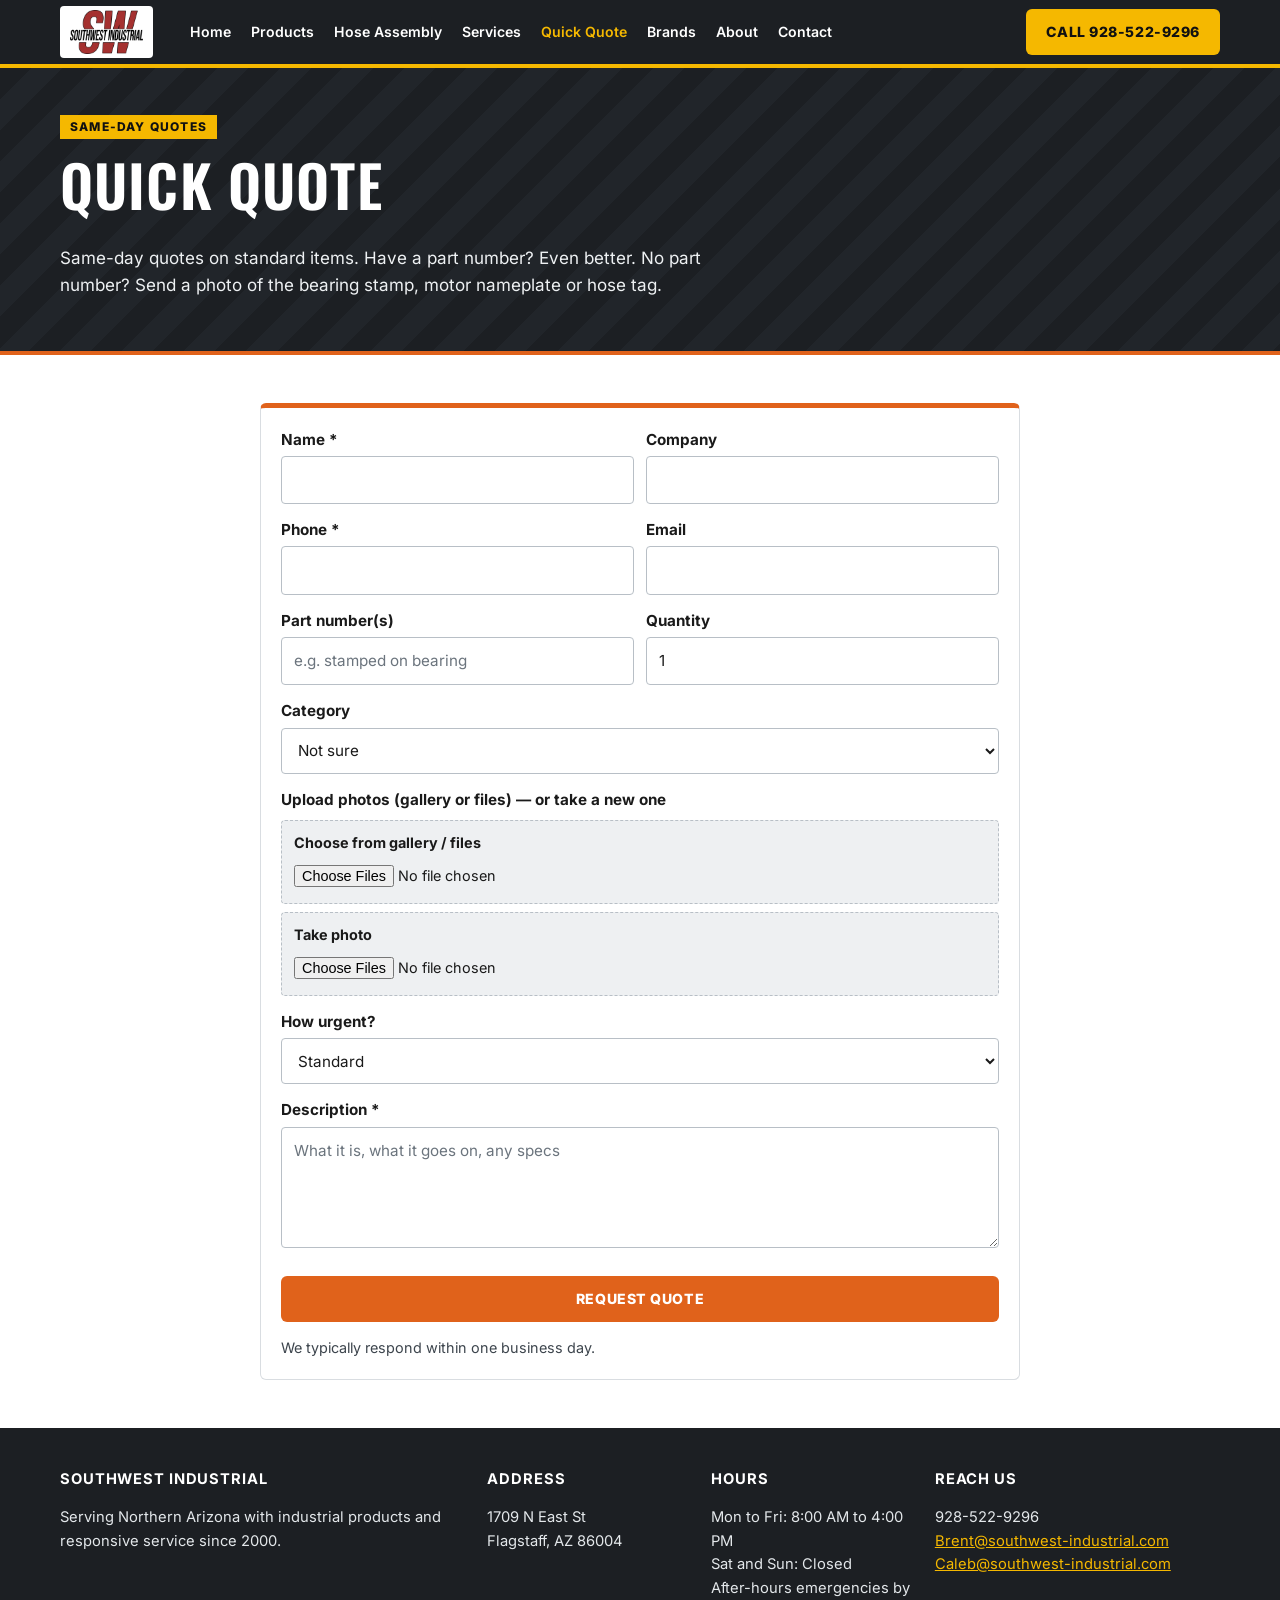
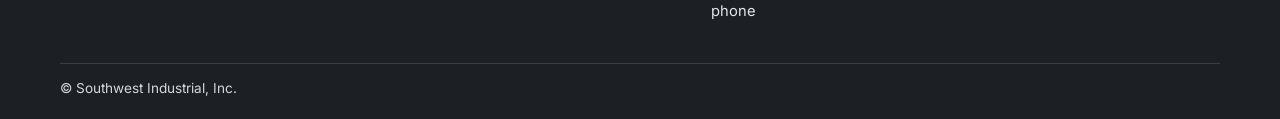
<file: quote.html>
<!doctype html><html lang="en"><head><meta charset="utf-8"><meta http-equiv="Content-Security-Policy" content="default-src 'self'; script-src 'self' https://challenges.cloudflare.com https://static.cloudflareinsights.com https://maps.googleapis.com https://maps.gstatic.com; frame-src https://challenges.cloudflare.com https://www.google.com; style-src 'self' https://fonts.googleapis.com; font-src 'self' https://fonts.gstatic.com; img-src 'self' data: https://maps.googleapis.com https://maps.gstatic.com; connect-src 'self' https://swi-contact.stellartimelock.workers.dev https://cloudflareinsights.com https://maps.googleapis.com; object-src 'none'; base-uri 'self'; form-action 'self'; upgrade-insecure-requests"><meta name="viewport" content="width=device-width,initial-scale=1">
<title>Quick Quote | Bearings, Hose, Motors &amp; Parts | Southwest Industrial</title><meta name="description" content="Same-day quote on industrial bearings, hydraulic hose, motors, V-belts, sprockets, chain, gearboxes, rollers, fasteners and more. Send a part number or photo — Flagstaff, AZ."><link rel="canonical" href="https://southwest-industrial.com/quote.html"><meta property="og:url" content="https://southwest-industrial.com/quote.html"><meta property="og:type" content="website"><meta property="og:title" content="Quick Quote | Bearings, Hose, Motors &amp; Parts | Southwest Industrial"><meta property="og:description" content="Same-day quote on industrial bearings, hydraulic hose, motors, V-belts, sprockets, chain, gearboxes, rollers, fasteners and more. Send a part number or photo — Flagstaff, AZ."><meta property="og:image" content="https://southwest-industrial.com/assets/hero-1400.jpg">
<link rel="icon" href="favicon.ico" sizes="any"><link rel="icon" type="image/png" href="favicon-32.png"><link rel="apple-touch-icon" href="assets/apple-touch-icon.png"><meta name="theme-color" content="#1c1f23">
<link rel="preload" href="assets/fonts/inter-latin.woff2" as="font" type="font/woff2" crossorigin><link rel="preload" href="assets/fonts/oswald-latin.woff2" as="font" type="font/woff2" crossorigin><link rel="stylesheet" href="style.css?v=202610231150"><script src="https://challenges.cloudflare.com/turnstile/v0/api.js" async defer></script></head><body>
<header class="hdr"><div class="wrap hdr-in"><a class="brand" href="index.html"><img src="assets/logo.webp" width="440" height="264" alt="Southwest Industrial logo"></a>
<nav class="nav" id="nav"><a href="index.html">Home</a><a href="products.html">Products</a><a href="hose-assembly.html">Hose Assembly</a><a href="services.html">Services</a><a href="quote.html" aria-current="page">Quick Quote</a><a href="brands.html">Brands</a><a href="about.html">About</a><a href="contact.html">Contact</a></nav>
<div class="hdr-cta"><a class="btn btn-y" href="tel:19285229296">Call 928-522-9296</a></div>
<button class="menu" aria-label="Toggle menu" aria-expanded="false" aria-controls="nav"><span></span><span></span><span></span></button></div></header>
<main><section class="phero"><div class="wrap"><span class="kick">Same-Day Quotes</span><h1>Quick Quote</h1><p>Same-day quotes on standard items. Have a part number? Even better. No part number? Send a photo of the bearing stamp, motor nameplate or hose tag.</p></div></section><section class="sec" id="part"><div class="wrap narrow"><form class="form" id="quote-form" data-endpoint="https://swi-contact.stellartimelock.workers.dev" novalidate><input type="hidden" name="form" value="quote"><div class="row2"><label>Name *<input type="text" name="name" required></label><label>Company<input type="text" name="company"></label></div><div class="row2"><label>Phone *<input type="tel" name="phone" required></label><label>Email<input type="email" name="email"></label></div><div class="row2"><label>Part number(s)<input type="text" name="part" placeholder="e.g. stamped on bearing"></label><label>Quantity<input type="number" name="qty" min="1" value="1"></label></div><label>Category<select name="cat"><option>Not sure</option><option>Bearings &amp; Linear</option><option>Power Transmission</option><option>Conveyor</option><option>Motors &amp; Controls</option><option>Hydraulic / Pneumatic / Hose</option><option>General maintenance</option><option>Other</option></select></label><div class="photo-pick"><span class="photo-label">Upload photos (gallery or files) — or take a new one</span><label class="photo-btn">Choose from gallery / files<input type="file" name="photo" accept="image/jpeg,image/png,image/webp,image/heic,image/heif,.jpg,.jpeg,.png,.webp,.heic,.heif" multiple></label><label class="photo-btn">Take photo<input type="file" name="photo" accept="image/*" capture="environment" multiple></label></div><label>How urgent?<select name="urgency"><option>Standard</option><option>Rush</option><option>Equipment down (emergency)</option></select></label><label>Description *<textarea name="desc" rows="4" placeholder="What it is, what it goes on, any specs" required></textarea></label><div class="hp" aria-hidden="true"><label>Leave this empty<input type="text" name="website" tabindex="-1" autocomplete="off"></label></div><div class="ts-wrap"><!-- Production Turnstile sitekey; token is verified server-side by the swi-contact Worker. --><div class="cf-turnstile" data-sitekey="0x4AAAAAAFYvIb3mheTwTUI9" data-theme="light"></div><p class="ts-err" hidden>Please complete the security check.</p></div><button class="btn btn-o btn-block" type="submit">Request Quote</button><p class="muted small">We typically respond within one business day.</p></form><div class="ok" hidden><h3>Request sent!</h3><p>Thanks. We received your quote request and will get back to you within one business day. For anything urgent, call 928-522-9296.</p><button class="btn btn-g again" type="button">Start another</button></div></div></section></main>
<footer class="ftr"><div class="wrap ftr-grid"><div><strong>Southwest Industrial</strong><p>Serving Northern Arizona with industrial products and responsive service since 2000.</p></div>
<div><strong>Address</strong><p>1709 N East St<br>Flagstaff, AZ 86004</p></div><div><strong>Hours</strong><p>Mon to Fri: 8:00 AM to 4:00 PM<br>Sat and Sun: Closed<br>After-hours emergencies by phone</p></div>
<div><strong>Reach us</strong><p>928-522-9296<br><a href="mailto:Brent@southwest-industrial.com">Brent@southwest-industrial.com</a><br><a href="mailto:Caleb@southwest-industrial.com">Caleb@southwest-industrial.com</a></p></div></div>
<div class="wrap ftr-base">&copy; Southwest Industrial, Inc. </div></footer>
<div class="sticky" id="sticky"><a class="btn btn-y" href="tel:19285229296">Call Now: 928-522-9296</a></div>
<script src="main.js?v=202610231150" defer></script><script defer src="https://static.cloudflareinsights.com/beacon.min.js/vce701823e78c4301a35b7e07294d87301792088814092" integrity="sha512-UKNk8GbxkABxKcXYuLkO16EleLGUkcvJWtpSNmExE0Too3ZaFAxTscNWEc1OdAv5/BikHawapSCaiD2XCmp+Bw==" crossorigin="anonymous" data-cf-beacon='{"token":"66372faf2f014e2a80ebbb38c5d22c35"}'></script></body></html>
</file>
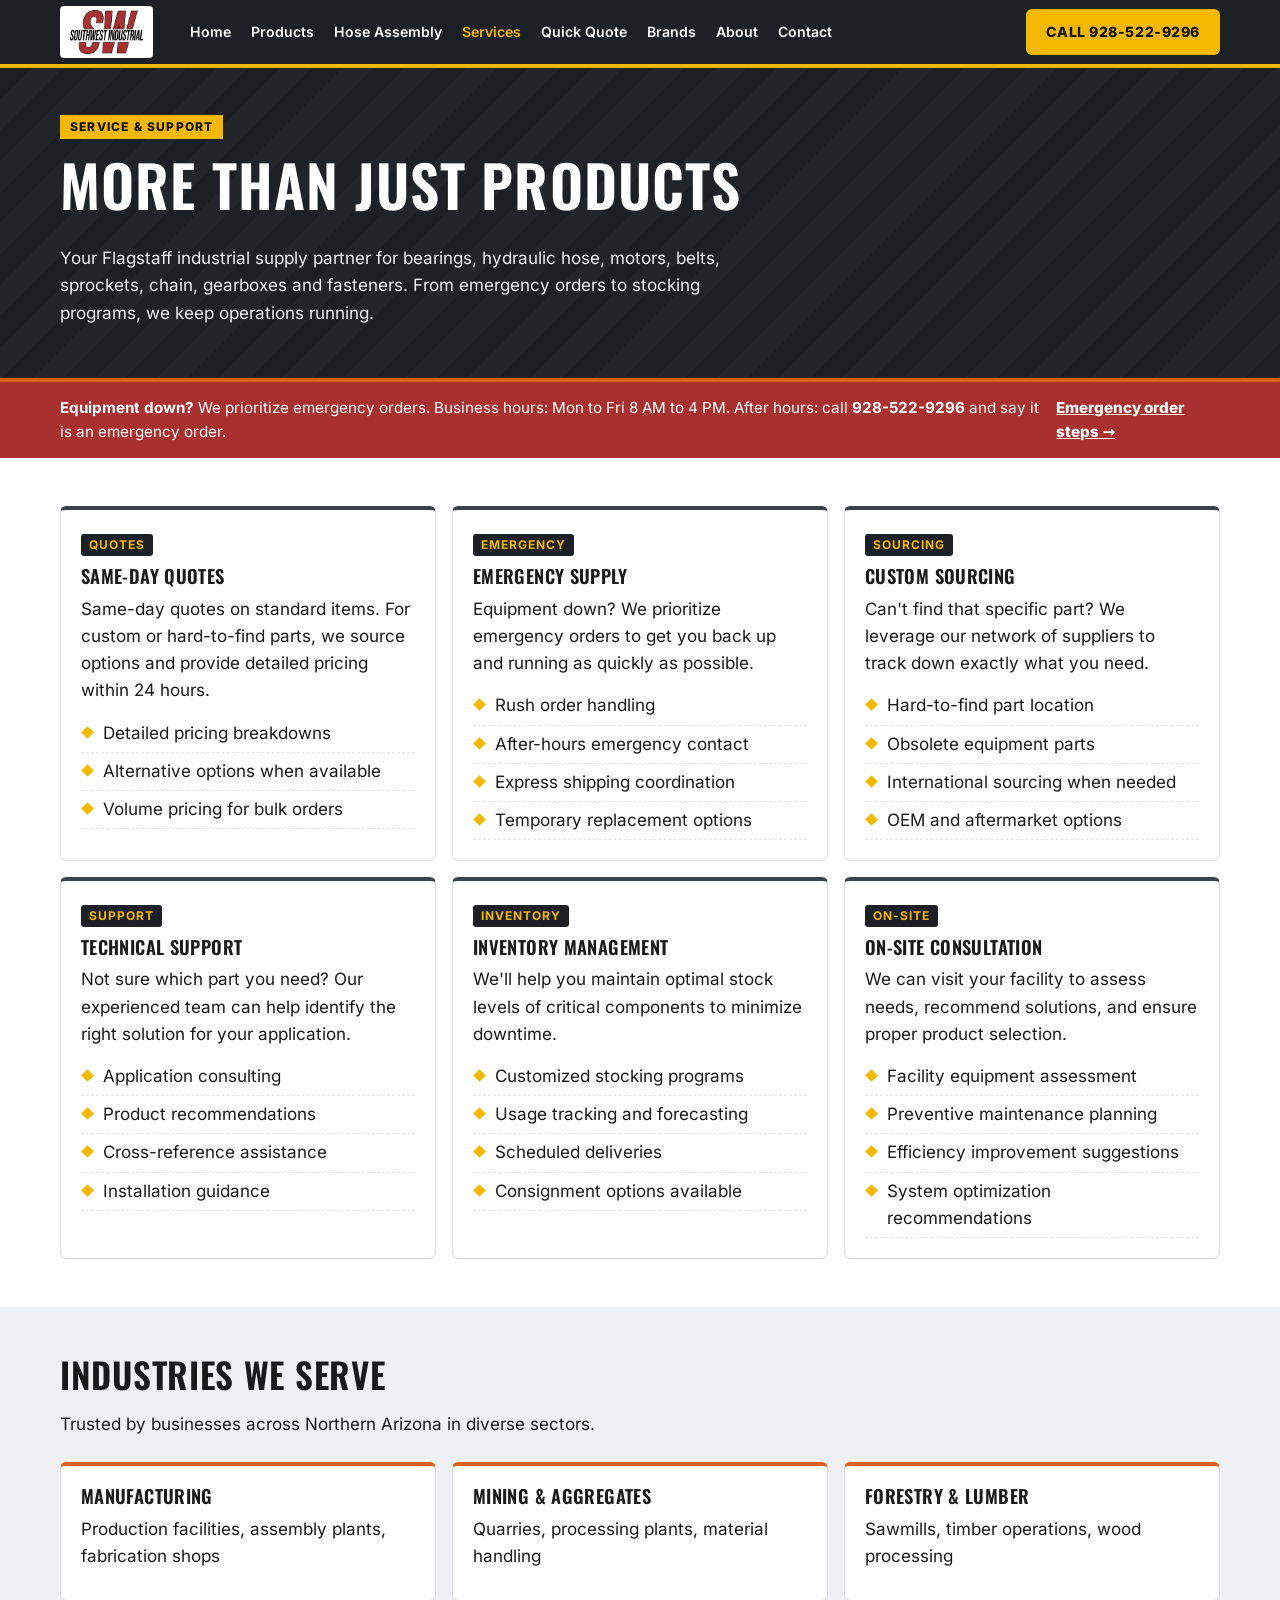
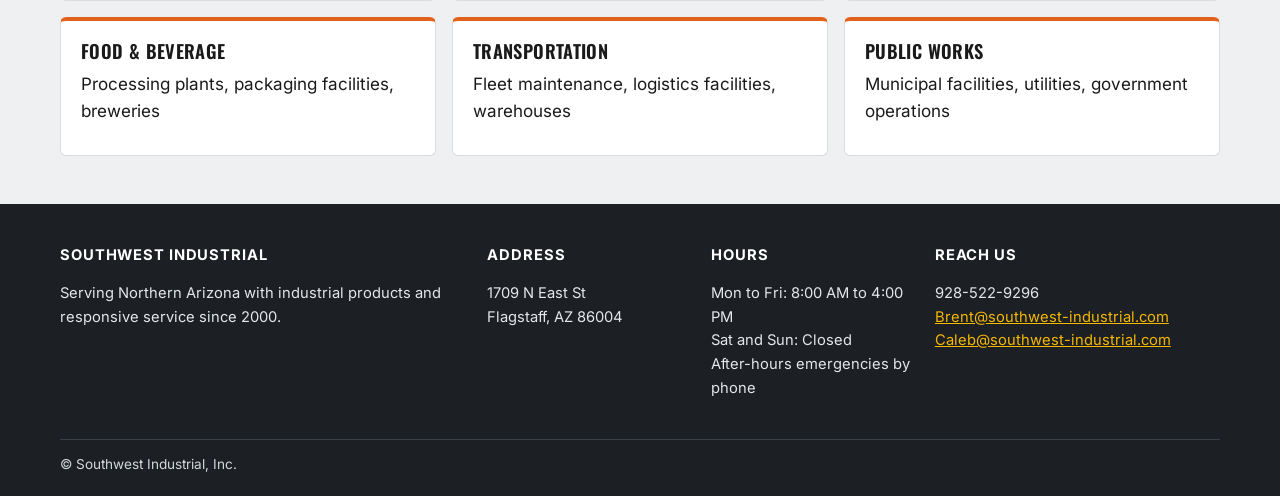
<file: services.html>
<!doctype html><html lang="en"><head><meta charset="utf-8"><meta http-equiv="Content-Security-Policy" content="default-src 'self'; script-src 'self' https://challenges.cloudflare.com https://static.cloudflareinsights.com https://maps.googleapis.com https://maps.gstatic.com; frame-src https://challenges.cloudflare.com https://www.google.com; style-src 'self' https://fonts.googleapis.com; font-src 'self' https://fonts.gstatic.com; img-src 'self' data: https://maps.googleapis.com https://maps.gstatic.com; connect-src 'self' https://swi-contact.stellartimelock.workers.dev https://cloudflareinsights.com https://maps.googleapis.com; object-src 'none'; base-uri 'self'; form-action 'self'; upgrade-insecure-requests"><meta name="viewport" content="width=device-width,initial-scale=1">
<title>Services | Same-Day Quotes &amp; Emergency Industrial Supply | Southwest Industrial</title><meta name="description" content="Same-day quotes and emergency orders for bearings, hose, motors, belts, sprockets, chain, gearboxes and fasteners in Northern Arizona. Technical support and stocking programs."><link rel="canonical" href="https://southwest-industrial.com/services.html"><meta property="og:url" content="https://southwest-industrial.com/services.html"><meta property="og:type" content="website"><meta property="og:title" content="Services | Same-Day Quotes &amp; Emergency Industrial Supply | Southwest Industrial"><meta property="og:description" content="Same-day quotes and emergency orders for bearings, hose, motors, belts, sprockets, chain, gearboxes and fasteners in Northern Arizona. Technical support and stocking programs."><meta property="og:image" content="https://southwest-industrial.com/assets/hero-1400.jpg">
<link rel="icon" href="favicon.ico" sizes="any"><link rel="icon" type="image/png" href="favicon-32.png"><link rel="apple-touch-icon" href="assets/apple-touch-icon.png"><meta name="theme-color" content="#1c1f23">
<link rel="preload" href="assets/fonts/inter-latin.woff2" as="font" type="font/woff2" crossorigin><link rel="preload" href="assets/fonts/oswald-latin.woff2" as="font" type="font/woff2" crossorigin><link rel="stylesheet" href="style.css?v=202610231150"></head><body>
<header class="hdr"><div class="wrap hdr-in"><a class="brand" href="index.html"><img src="assets/logo.webp" width="440" height="264" alt="Southwest Industrial logo"></a>
<nav class="nav" id="nav"><a href="index.html">Home</a><a href="products.html">Products</a><a href="hose-assembly.html">Hose Assembly</a><a href="services.html" aria-current="page">Services</a><a href="quote.html">Quick Quote</a><a href="brands.html">Brands</a><a href="about.html">About</a><a href="contact.html">Contact</a></nav>
<div class="hdr-cta"><a class="btn btn-y" href="tel:19285229296">Call 928-522-9296</a></div>
<button class="menu" aria-label="Toggle menu" aria-expanded="false" aria-controls="nav"><span></span><span></span><span></span></button></div></header>
<main><section class="phero"><div class="wrap"><span class="kick">Service &amp; Support</span><h1>More Than Just Products</h1><p>Your Flagstaff industrial supply partner for bearings, hydraulic hose, motors, belts, sprockets, chain, gearboxes and fasteners. From emergency orders to stocking programs, we keep operations running.</p></div></section><section class="emerg" id="emergency"><div class="wrap emerg-in"><div><strong>Equipment down?</strong> We prioritize emergency orders. Business hours: Mon to Fri 8 AM to 4 PM. After hours: call <strong>928-522-9296</strong> and say it is an emergency order.</div><a class="emerg-link" href="contact.html#emergency">Emergency order steps &rarr;</a></div></section><section class="sec"><div class="wrap"><div class="grid g3"><div class="card"><span class="chip">Quotes</span><h3>Same-Day Quotes</h3><p>Same-day quotes on standard items. For custom or hard-to-find parts, we source options and provide detailed pricing within 24 hours.</p><ul class="ticks"><li>Detailed pricing breakdowns</li><li>Alternative options when available</li><li>Volume pricing for bulk orders</li></ul></div><div class="card"><span class="chip">Emergency</span><h3>Emergency Supply</h3><p>Equipment down? We prioritize emergency orders to get you back up and running as quickly as possible.</p><ul class="ticks"><li>Rush order handling</li><li>After-hours emergency contact</li><li>Express shipping coordination</li><li>Temporary replacement options</li></ul></div><div class="card"><span class="chip">Sourcing</span><h3>Custom Sourcing</h3><p>Can't find that specific part? We leverage our network of suppliers to track down exactly what you need.</p><ul class="ticks"><li>Hard-to-find part location</li><li>Obsolete equipment parts</li><li>International sourcing when needed</li><li>OEM and aftermarket options</li></ul></div><div class="card"><span class="chip">Support</span><h3>Technical Support</h3><p>Not sure which part you need? Our experienced team can help identify the right solution for your application.</p><ul class="ticks"><li>Application consulting</li><li>Product recommendations</li><li>Cross-reference assistance</li><li>Installation guidance</li></ul></div><div class="card"><span class="chip">Inventory</span><h3>Inventory Management</h3><p>We'll help you maintain optimal stock levels of critical components to minimize downtime.</p><ul class="ticks"><li>Customized stocking programs</li><li>Usage tracking and forecasting</li><li>Scheduled deliveries</li><li>Consignment options available</li></ul></div><div class="card"><span class="chip">On-Site</span><h3>On-Site Consultation</h3><p>We can visit your facility to assess needs, recommend solutions, and ensure proper product selection.</p><ul class="ticks"><li>Facility equipment assessment</li><li>Preventive maintenance planning</li><li>Efficiency improvement suggestions</li><li>System optimization recommendations</li></ul></div></div></div></section><section class="sec alt"><div class="wrap"><div class="head"><h2>Industries We Serve</h2><p>Trusted by businesses across Northern Arizona in diverse sectors.</p></div><div class="grid g3"><div class="ind"><h3>Manufacturing</h3><p>Production facilities, assembly plants, fabrication shops</p></div><div class="ind"><h3>Mining &amp; Aggregates</h3><p>Quarries, processing plants, material handling</p></div><div class="ind"><h3>Forestry &amp; Lumber</h3><p>Sawmills, timber operations, wood processing</p></div><div class="ind"><h3>Food &amp; Beverage</h3><p>Processing plants, packaging facilities, breweries</p></div><div class="ind"><h3>Transportation</h3><p>Fleet maintenance, logistics facilities, warehouses</p></div><div class="ind"><h3>Public Works</h3><p>Municipal facilities, utilities, government operations</p></div></div></div></section></main>
<footer class="ftr"><div class="wrap ftr-grid"><div><strong>Southwest Industrial</strong><p>Serving Northern Arizona with industrial products and responsive service since 2000.</p></div>
<div><strong>Address</strong><p>1709 N East St<br>Flagstaff, AZ 86004</p></div><div><strong>Hours</strong><p>Mon to Fri: 8:00 AM to 4:00 PM<br>Sat and Sun: Closed<br>After-hours emergencies by phone</p></div>
<div><strong>Reach us</strong><p>928-522-9296<br><a href="mailto:Brent@southwest-industrial.com">Brent@southwest-industrial.com</a><br><a href="mailto:Caleb@southwest-industrial.com">Caleb@southwest-industrial.com</a></p></div></div>
<div class="wrap ftr-base">&copy; Southwest Industrial, Inc. </div></footer>
<div class="sticky" id="sticky"><a class="btn btn-y" href="tel:19285229296">Call Now: 928-522-9296</a></div>
<script src="main.js?v=202610231150" defer></script><script defer src="https://static.cloudflareinsights.com/beacon.min.js/vce701823e78c4301a35b7e07294d87301792088814092" integrity="sha512-UKNk8GbxkABxKcXYuLkO16EleLGUkcvJWtpSNmExE0Too3ZaFAxTscNWEc1OdAv5/BikHawapSCaiD2XCmp+Bw==" crossorigin="anonymous" data-cf-beacon='{"token":"66372faf2f014e2a80ebbb38c5d22c35"}'></script></body></html>
</file>
<file: style.css>
@font-face{font-family:"Inter";src:url(assets/fonts/inter-latin.woff2) format("woff2");font-weight:400 800;font-style:normal;font-display:swap}
@font-face{font-family:"Oswald";src:url(assets/fonts/oswald-latin.woff2) format("woff2");font-weight:500 700;font-style:normal;font-display:swap}
:root{--ch:#1c1f23;--ch2:#2a2f35;--st:#3b434c;--st2:#6b747d;--lt:#eef0f2;--y:#f5b800;--o:#e0621b;--red:#a8312f;--tx:#1a1a1a;--mu:#3d454d;--r:6px}
*{box-sizing:border-box}html{-webkit-text-size-adjust:100%}body{margin:0;font:17px/1.6 "Inter",system-ui,-apple-system,"Segoe UI",Roboto,sans-serif;color:var(--tx);background:#fff;padding-bottom:76px}
h1,h2,h3{font-family:"Oswald","Arial Narrow",Impact,sans-serif;font-weight:600;letter-spacing:.02em;text-transform:uppercase;line-height:1.1;margin:0 0 .5em}
h1{font-size:clamp(2.1rem,8vw,3.6rem)}h2{font-size:clamp(1.5rem,5vw,2.2rem)}h3{font-size:1.15rem}
a{color:var(--o)}img{max-width:100%;height:auto;display:block}
.wrap{width:min(1160px,100% - 32px);margin:auto}.narrow{max-width:760px}
.demo-bar{background:var(--y);color:#111;font:600 13px/1.4 "Inter",system-ui;text-align:center;padding:6px 12px}
.hdr{position:sticky;top:0;z-index:50;background:var(--ch);border-bottom:4px solid var(--y)}
.hdr-in{display:flex;align-items:center;gap:16px;min-height:64px}
.brand{background:#fff;padding:4px 10px;border-radius:4px;flex:none}.brand img{height:44px;width:auto}
.nav{display:none}.hdr-cta{display:none;margin-left:auto;gap:8px}
.menu{margin-left:auto;background:none;border:0;padding:10px;cursor:pointer}.menu span{display:block;width:26px;height:3px;background:#fff;margin:5px 0}
.nav.open{display:flex;flex-direction:column;position:absolute;left:0;right:0;top:100%;background:var(--ch2);padding:8px 16px 16px;border-bottom:4px solid var(--y)}
.nav a{color:#fff;text-decoration:none;font-weight:600;padding:10px 4px;border-bottom:1px solid #3a4048}
.nav a[aria-current]{color:var(--y)}
.btn{display:inline-flex;align-items:center;justify-content:center;gap:6px;min-height:46px;padding:10px 18px;border-radius:var(--r);font-weight:800;text-transform:uppercase;letter-spacing:.04em;font-size:.88rem;text-decoration:none;border:2px solid transparent;cursor:pointer}
.btn-y{background:var(--y);color:#111}.btn-o{background:var(--o);color:#fff}.btn-g{background:transparent;color:#fff;border-color:#fff}.btn-block{width:100%}
.btn:hover{filter:brightness(1.08)}
.hero{position:relative;background:var(--ch);color:#fff;overflow:hidden}
.hero picture img{position:absolute;inset:0;width:100%;height:100%;object-fit:cover;opacity:.45}
.hero::after{content:"";position:absolute;inset:0;background:linear-gradient(180deg,rgba(28,31,35,.2),rgba(28,31,35,.9))}
.hero-in{position:relative;z-index:1;padding:56px 0 32px}.hero p{font-size:1.1rem;max-width:600px;color:#f1f3f5}
.kick{display:inline-block;background:var(--y);color:#111;font:800 12px/1 "Inter",system-ui;text-transform:uppercase;letter-spacing:.1em;padding:6px 10px;margin-bottom:14px}
.cta{display:flex;flex-wrap:wrap;gap:10px;margin:22px 0}
.stats{display:grid;grid-template-columns:repeat(3,1fr);gap:8px;margin-top:20px}.stats div{border-left:3px solid var(--y);padding:4px 10px}.stats b{display:block;font:600 1.4rem "Oswald",sans-serif}.stats span{font-size:.85rem;color:#e6e9ec}
.phero{background:repeating-linear-gradient(135deg,var(--ch) 0 22px,#21252a 22px 44px);color:#fff;padding:44px 0 34px;border-bottom:4px solid var(--o)}.phero p{color:#eef1f3;max-width:680px}
.emerg{background:var(--red);color:#fff}.emerg-in{display:flex;flex-direction:column;gap:6px;padding:14px 0;font-size:.95rem}.emerg-link{color:#fff;font-weight:800}
.sec{padding:48px 0}.alt{background:var(--lt)}.head{max-width:700px;margin-bottom:24px}.head p{color:var(--mu)}
.grid{display:grid;gap:16px}
.card,.cat,.ind{background:#fff;border:1px solid #d9dde1;border-top:4px solid var(--st);border-radius:var(--r);padding:20px;color:inherit;text-decoration:none}
a.card:hover{border-top-color:var(--y)}.card p,.cat p,.ind p{color:var(--mu);margin:0 0 10px}
.ind{border-top-color:var(--o)}
.chip{display:inline-block;background:var(--ch);color:var(--y);font:700 12px/1 "Inter",system-ui;text-transform:uppercase;letter-spacing:.08em;padding:5px 8px;border-radius:3px;margin-bottom:10px}
.ticks{list-style:none;padding:0;margin:0}.ticks li{padding:5px 0 5px 22px;position:relative;border-bottom:1px dashed #e1e4e7}.ticks li::before{content:"";position:absolute;left:2px;top:13px;width:9px;height:9px;background:var(--y);transform:rotate(45deg)}
.band{background:var(--ch);color:#fff}.band p{color:#e8ebee}.band-in{display:flex;flex-direction:column;gap:16px}.band .link{color:var(--y)}
.steps b{display:inline-grid;place-items:center;width:40px;height:40px;background:var(--y);font:600 1.2rem "Oswald",sans-serif;margin-bottom:8px}.steps p{color:var(--mu)}
.about-teaser{display:grid;gap:24px}blockquote{margin:0;background:var(--ch);color:#fff;border-left:6px solid var(--y);padding:24px;font:600 1.2rem/1.5 "Inter",system-ui}
.link{font-weight:800;text-decoration:none}
.prose{max-width:760px}.tl{list-style:none;padding:0;margin:0;border-left:4px solid var(--y)}.tl li{padding:0 0 18px 18px}.tl b{text-transform:uppercase;letter-spacing:.06em}.tl p{margin:2px 0 0;color:var(--mu)}
.note{background:#fff7d6;border-left:5px solid var(--y);padding:12px 16px;border-radius:4px}
.brands .slot{aspect-ratio:3/2;border:2px dashed var(--st2);border-radius:var(--r);display:grid;place-content:center;text-align:center;color:var(--mu);background:repeating-linear-gradient(45deg,#fafbfc 0 10px,#f1f3f5 10px 20px)}.slot small{text-transform:uppercase;font-size:.8rem;letter-spacing:.08em}
.form{background:#fff;border:1px solid #d9dde1;border-top:5px solid var(--o);border-radius:var(--r);padding:20px;display:grid;gap:14px}
.demo-tag{margin:0;background:var(--ch);color:var(--y);font:800 13px/1.3 "Inter",system-ui;letter-spacing:.06em;padding:8px 10px;border-radius:4px}
label{display:grid;gap:4px;font-weight:700;font-size:.95rem;color:var(--tx)}
input,select,textarea{font:inherit;font-weight:400;color:var(--tx);width:100%;padding:11px 12px;border:1px solid #b8bfc6;border-radius:4px;background:#fff;min-height:46px}
input:focus,select:focus,textarea:focus{outline:3px solid var(--y);border-color:var(--ch)}
fieldset{border:1px solid #d9dde1;border-radius:4px;padding:12px;display:grid;gap:12px;margin:0}legend{font-weight:800;text-transform:uppercase;font-size:.8rem;letter-spacing:.08em;padding:0 6px}
.row2{display:grid;gap:12px}.hp{position:absolute;left:-9999px;width:1px;height:1px;overflow:hidden}
.ts-err,.err{color:var(--red);font-weight:700;margin:4px 0 0}.invalid{border-color:var(--red);outline:2px solid #f3c2c1}
.ok{background:#eaf6ea;border:2px solid #3c8a3c;border-radius:var(--r);padding:20px}
.muted{color:var(--mu)}.small{font-size:.9rem;margin:0}
.clist{list-style:none;padding:0}.clist li{display:grid;padding:10px 0;border-bottom:1px solid #e1e4e7}.clist span{font-size:.8rem;text-transform:uppercase;letter-spacing:.08em;color:var(--mu)}
.tiles{margin-top:16px}.map{width:100%;height:340px;border:0;border-radius:var(--r)}
.ftr{background:var(--ch);color:#e3e7ea;padding:40px 0 20px;font-size:.92rem}.ftr strong{color:#fff;text-transform:uppercase;letter-spacing:.06em}.ftr a{color:var(--y)}.ftr-grid{display:grid;gap:20px}.ftr-base{border-top:1px solid #3a4048;margin-top:24px;padding-top:14px;font-size:.85rem;color:#d3d8dd}
.sticky{position:fixed;left:0;right:0;bottom:0;z-index:60;display:grid;grid-template-columns:1fr;gap:8px;padding:10px 12px calc(10px + env(safe-area-inset-bottom));background:rgba(28,31,35,.97);border-top:3px solid var(--y)}
@media(min-width:640px){.g2,.g3,.g4,.row2{grid-template-columns:1fr 1fr}.band-in{flex-direction:row;align-items:center;justify-content:space-between}.emerg-in{flex-direction:row;justify-content:space-between;align-items:center}.ftr-grid{grid-template-columns:1fr 1fr}}
@media(min-width:960px){body{padding-bottom:0}.sticky{display:none}.menu{display:none}.hdr-cta{display:flex}.nav{display:flex;gap:2px;margin-left:12px}.nav a{border:0;padding:8px 9px;font-size:.88rem}.g3{grid-template-columns:repeat(3,1fr)}.g4{grid-template-columns:repeat(4,1fr)}.ftr-grid{grid-template-columns:2fr 1fr 1fr 1.4fr}.hero-in{padding:110px 0 56px}.about-teaser{grid-template-columns:1.4fr 1fr;align-items:center}}
@media(min-width:960px) and (max-width:1140px){.hdr-cta .btn-y{font-size:0;padding:10px 14px}.hdr-cta .btn-y::after{content:"Call";font-size:.88rem}}
.sec.tight{padding:28px 0}.h-sm{font-size:1.1rem;margin:18px 0 10px;border-left:4px solid var(--y);padding-left:10px}
.chips{list-style:none;padding:0;margin:0 0 8px;display:flex;flex-wrap:wrap;gap:6px}.chips li{background:var(--ch);color:#fff;font-size:.82rem;font-weight:600;padding:4px 9px;border-radius:3px}
.blist{list-style:none;padding:0;margin:0;columns:2;column-gap:16px;font-size:.95rem;line-height:1.45}.blist li{break-inside:avoid;padding:3px 0;border-bottom:1px solid #e6e9ec}
@media(min-width:640px){.blist{columns:3}}@media(min-width:960px){.blist{columns:4;font-size:.88rem}}
.unit{display:flex;gap:6px}.unit input{flex:1;min-width:0}.unit select{width:auto;flex:none}

::placeholder{color:#6b747d;opacity:1}
.bgrid{display:grid;gap:10px 20px}.bcat h3{font-size:.9rem;margin:0 0 4px;padding-bottom:3px;border-bottom:2px solid var(--y)}
.bnames{list-style:none;padding:0;margin:0;display:flex;flex-wrap:wrap;gap:2px 0;font-size:.86rem;line-height:1.35;color:var(--tx,#2a2e33)}
.bnames li{padding:0}.bnames li:not(:last-child)::after{content:" · ";color:#9aa3ab;padding:0 5px 0 2px;font-weight:400}
.az{margin-top:20px}.az summary{cursor:pointer;font-weight:800;text-transform:uppercase;letter-spacing:.04em;padding:10px 0}.az .blist{margin-top:8px}
@media(min-width:640px){.bgrid{grid-template-columns:1fr 1fr}}@media(min-width:960px){.bgrid{grid-template-columns:1fr 1fr 1fr}}
@media(max-width:639px){.bnames{font-size:.8rem}.bgrid{gap:10px}.bcat h3{font-size:.85rem}.phero{padding:28px 0 22px}}

button,input,select,textarea{font-family:inherit}
.card p,.cat p,.ind p,.ticks li,.prose p,.clist li,.ftr p{line-height:1.6}
@media(max-width:639px){.card p,.cat p,.ind p,.ticks li,label,input,select,textarea,.ftr,.clist li{font-size:17px}}
.card p,.cat p,.ind p,.head p,.steps p,.tl p,.prose p,.clist li,.ticks li{color:var(--tx)}
:where(main) a:where(:not(.btn,.card)){color:#a8400c}.emerg a.emerg-link{color:#fff}.band a.link{color:var(--y)}main a.card,main a.card h3{color:var(--tx)}
.btn[disabled]{background:#9aa1a8;color:#fff;cursor:not-allowed;filter:none;opacity:.9}
.off-note{margin:0;background:#fff4e5;border-left:5px solid var(--o);padding:10px 12px;border-radius:4px;font-weight:600;color:var(--tx)}

.photo-pick{display:grid;gap:8px}
.photo-label{font-weight:700;font-size:.95rem;color:var(--tx)}
.photo-btn{display:grid;gap:4px;font-weight:700;font-size:.9rem;background:var(--lt);border:1px dashed #b8bfc6;border-radius:4px;padding:10px 12px;cursor:pointer}
.photo-btn:focus-within{outline:3px solid var(--y);border-color:var(--ch)}
.photo-btn input[type=file]{font-weight:400;min-height:auto;padding:6px 0;border:0;background:transparent}
</file>
